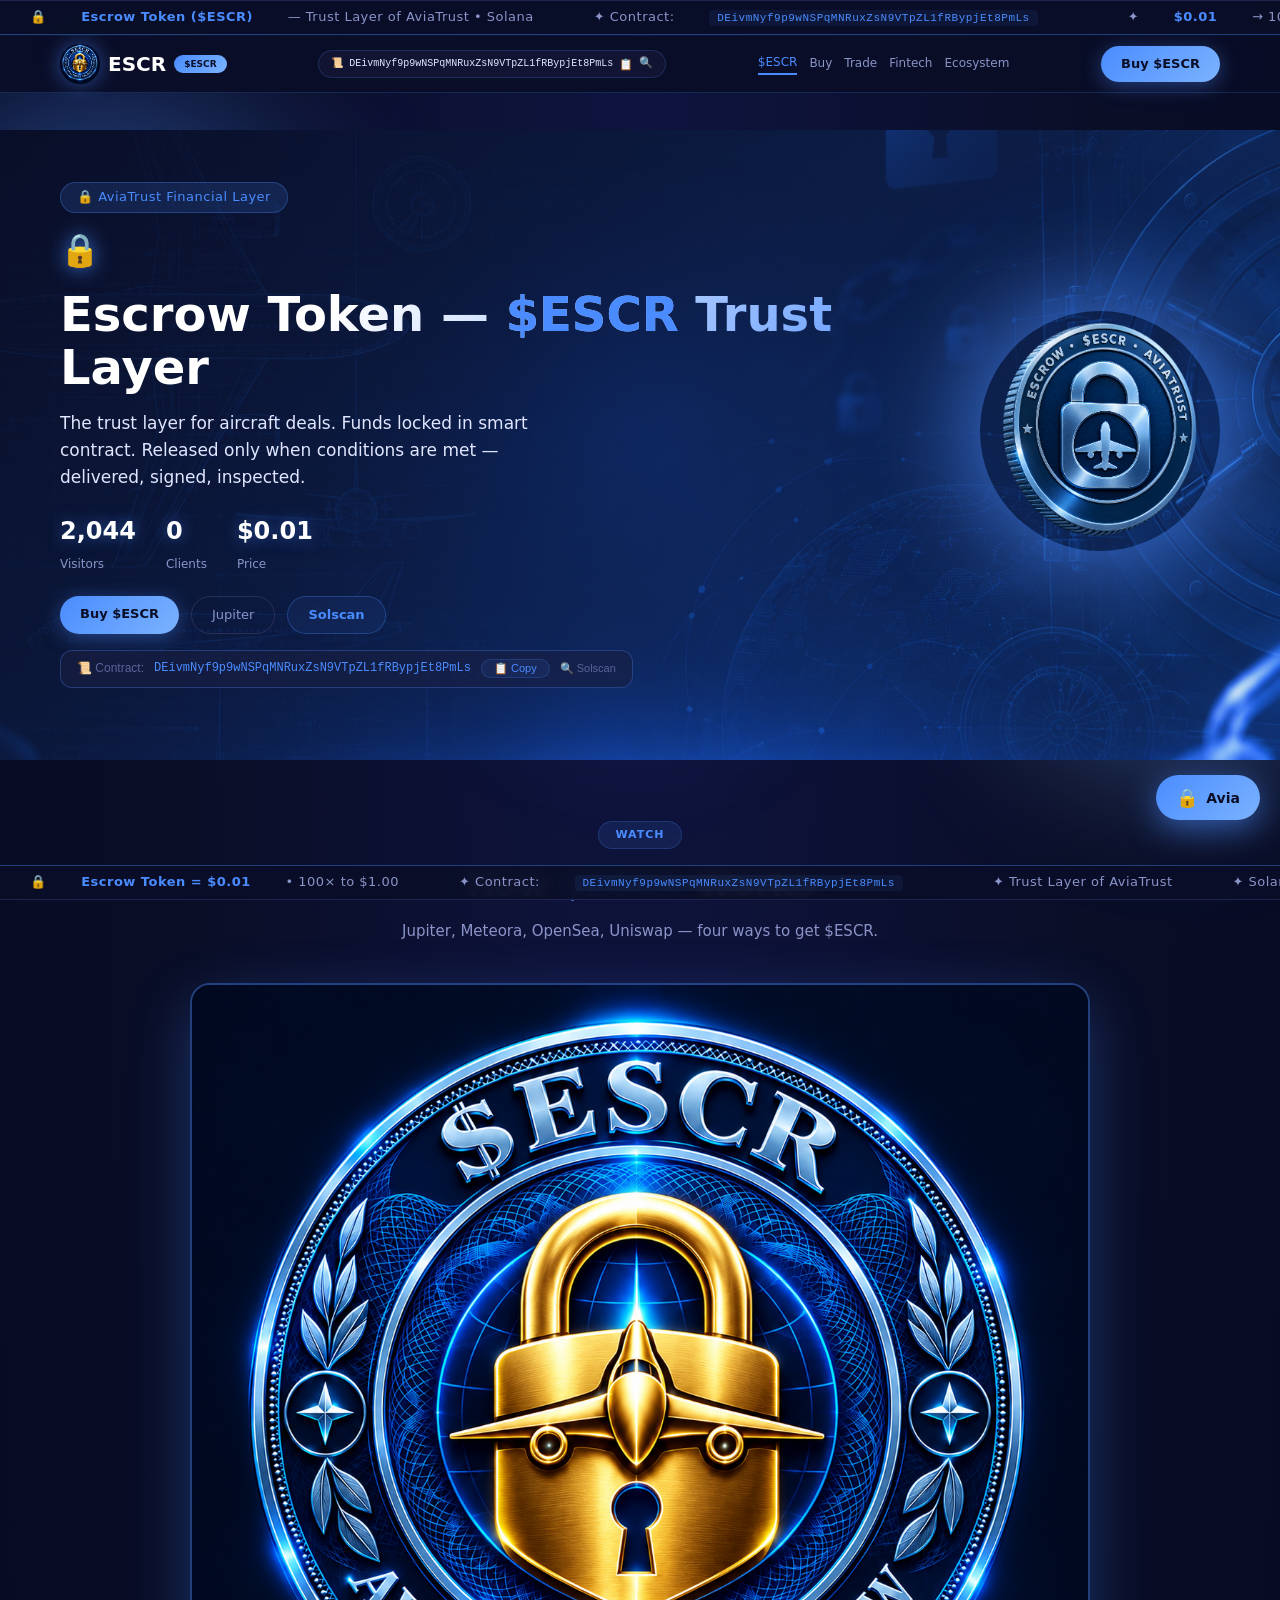
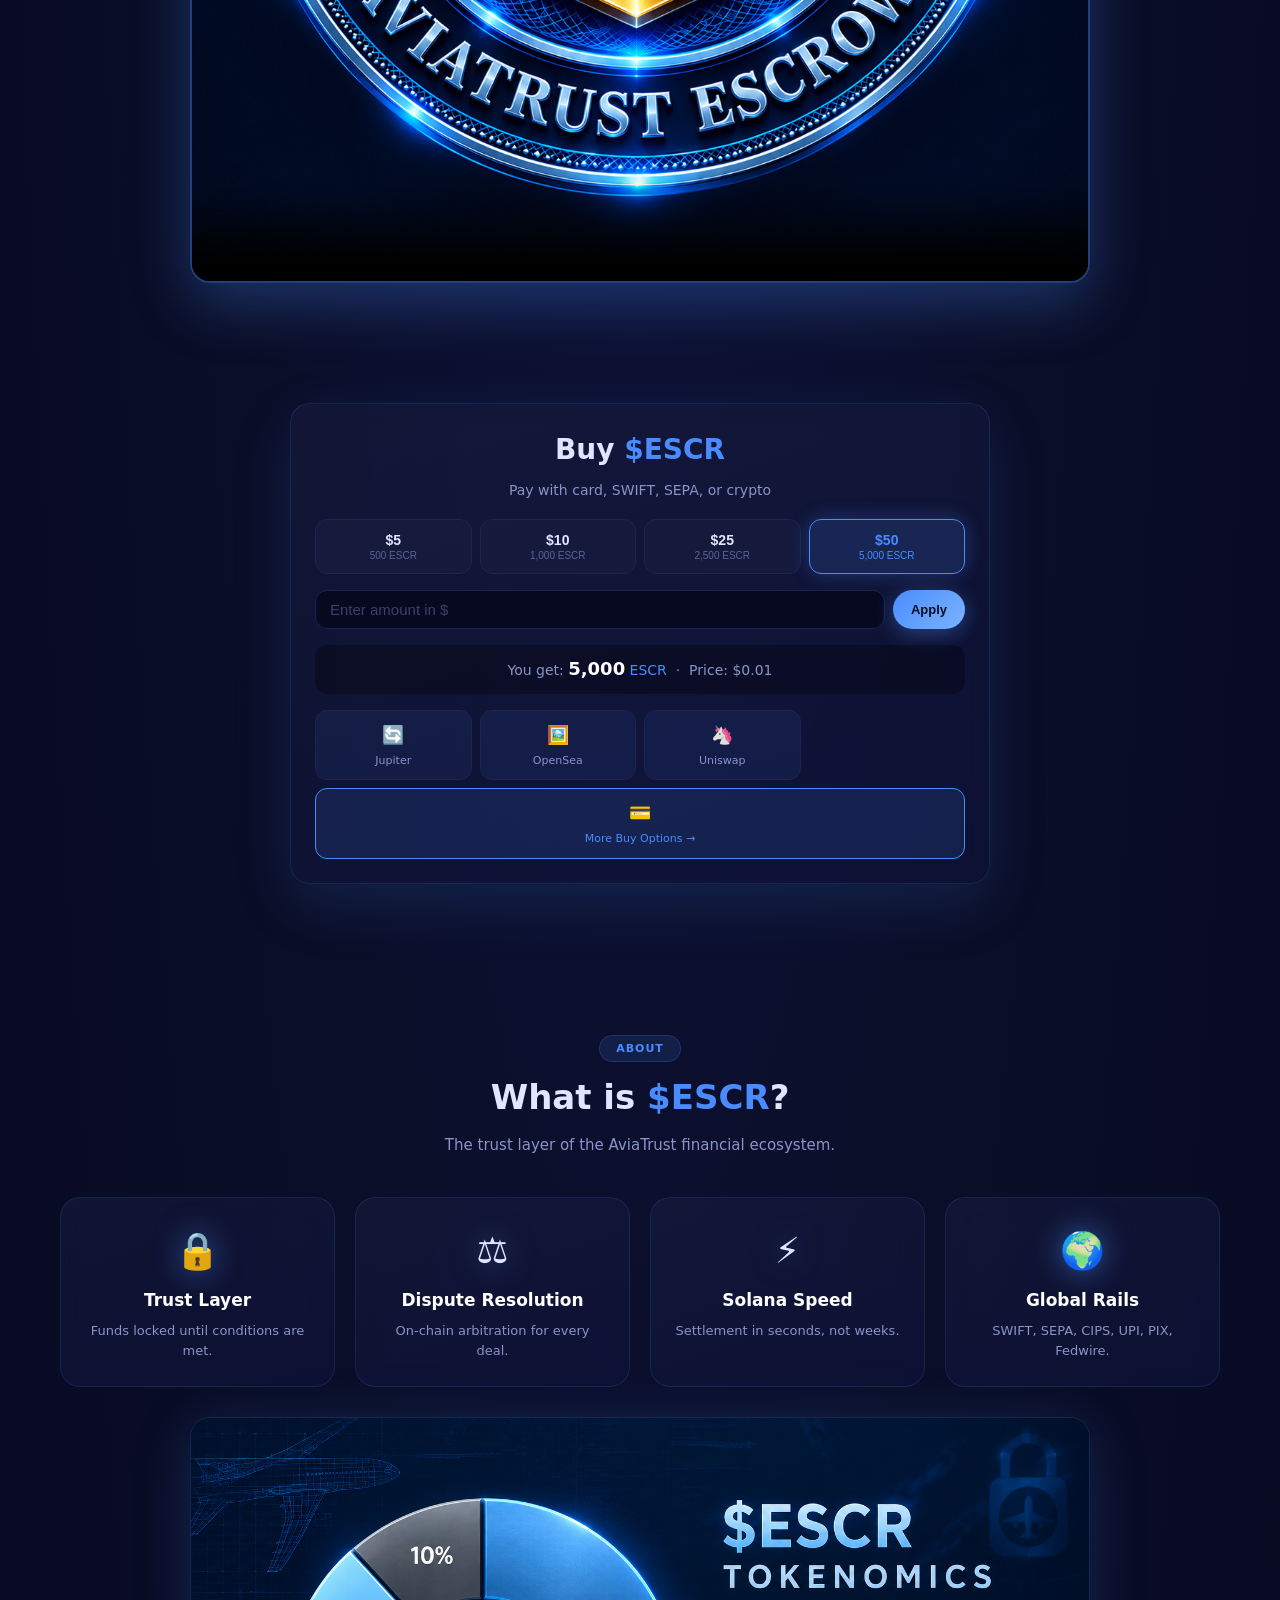
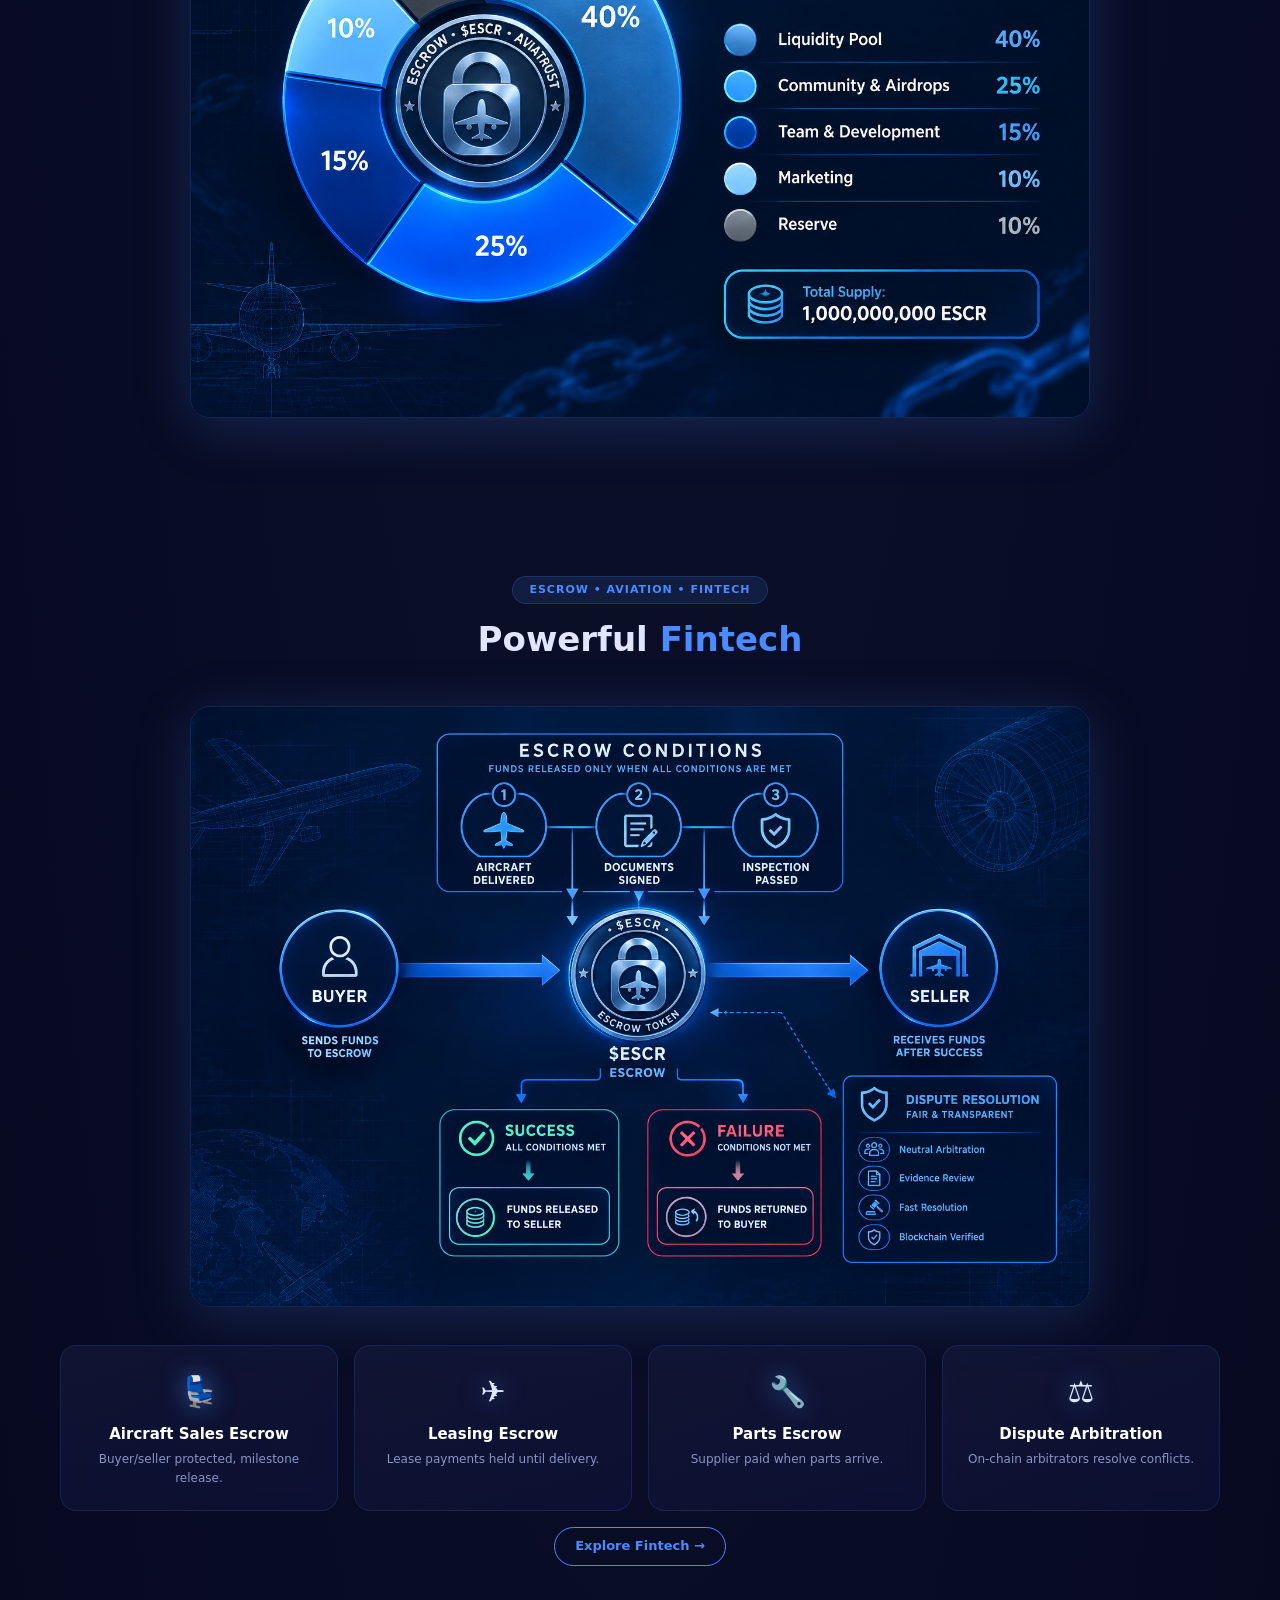
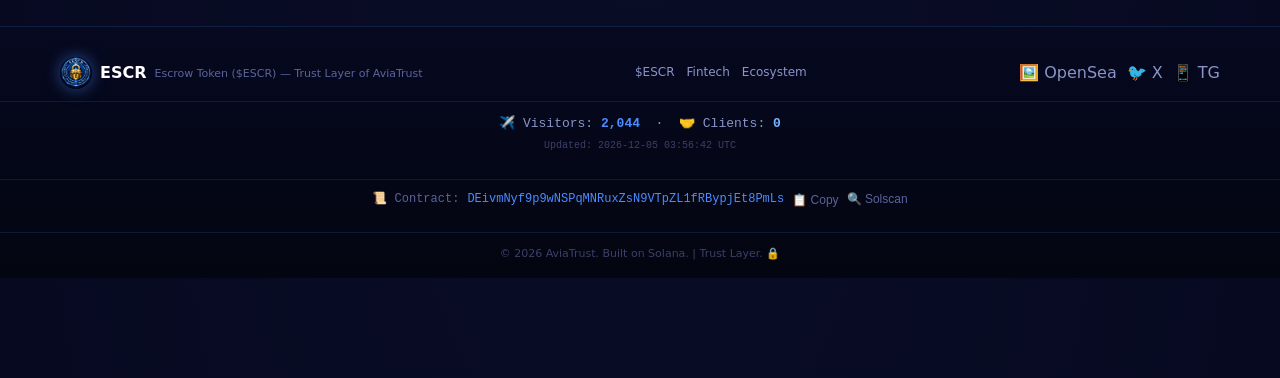
<file: index.html>
<!DOCTYPE html>
<html lang="en">
<head>
<meta charset="UTF-8" />
<meta name="viewport" content="width=device-width, initial-scale=1.0"/>
<title>Escrow Token ($ESCR) — Trust Layer of AviaTrust</title>
<meta name="description" content="Escrow Token — on-chain trust layer for aircraft deals. Solana, Token-2022. $0.01 → target ×100." />
<link rel="icon" href="escr_logo.png" />
<link rel="stylesheet" href="ai-agent.css" />
<style>
* { margin: 0; padding: 0; box-sizing: border-box; }
body {
  font-family: 'Segoe UI', system-ui, sans-serif;
  background: radial-gradient(ellipse at top, #0F1440 0%, #0A0E27 50%, #060920 100%);
  color: #E0E6FF; line-height: 1.6; overflow-x: hidden;
  padding-top: 130px; padding-bottom: 60px;
}
.container { max-width: 1200px; margin: 0 auto; padding: 0 20px; }

/* ORB decorations */
.orb {
  position: fixed; border-radius: 50%; pointer-events: none;
  filter: blur(80px); opacity: 0.4; z-index: 0;
}
.orb-1 { width: 400px; height: 400px; background: #4A8CFF; top: 10%; left: -100px; }
.orb-2 { width: 350px; height: 350px; background: #7BB3FF; bottom: 15%; right: -80px; }
.orb-3 { width: 250px; height: 250px; background: #4A8CFF; top: 50%; left: 40%; opacity: 0.2; }

.ticker {
  position: fixed; left: 0; width: 100%; z-index: 1000;
  background: rgba(10, 14, 39, 0.95);
  border-top: 1px solid #1E2350; border-bottom: 1px solid #1E2350;
  overflow: hidden; padding: 6px 0; backdrop-filter: blur(8px);
}
.ticker-top { top: 0; border-bottom: 1px solid rgba(74,140,255,0.4); }
.ticker-bottom { bottom: 0; border-top: 1px solid rgba(74,140,255,0.4); }
.ticker-track {
  display: flex; white-space: nowrap;
  animation: tickerScroll 45s linear infinite; width: max-content;
}
.ticker-track span {
  margin: 0 30px; font-size: 13px; color: #8A94C8;
  letter-spacing: 0.5px; flex-shrink: 0;
}
.ticker-track .highlight-ticker { color: #4A8CFF; font-weight: 600; }
.ticker-track .contract-ticker {
  font-family: 'Courier New', monospace; color: #4A8CFF;
  background: rgba(74,140,255,0.08); padding: 2px 8px;
  border-radius: 4px; font-size: 11px;
}
@keyframes tickerScroll { 0% { transform: translateX(0); } 100% { transform: translateX(-50%); } }
.ticker-bottom .ticker-track { animation-duration: 38s; }

header {
  position: fixed; top: 36px; left: 0; width: 100%;
  background: rgba(10, 14, 39, 0.92); backdrop-filter: blur(12px);
  z-index: 900; border-bottom: 1px solid rgba(74,140,255,0.2); padding: 8px 0;
}
.header-inner { display: flex; align-items: center; justify-content: space-between; flex-wrap: wrap; gap: 8px; }
.logo { display: flex; align-items: center; gap: 8px; }
.logo img { height: 40px; width: auto; border-radius: 50%; box-shadow: 0 0 20px rgba(74,140,255,0.5); }
.logo-text { font-size: 20px; font-weight: 700; color: #fff; }
.logo-badge { font-size: 9px; background: linear-gradient(135deg, #4A8CFF, #7BB3FF); color: #0A0E27; padding: 2px 10px; border-radius: 20px; font-weight: 700; text-transform: uppercase; }
.header-contract { font-size: 10px; color: #5A649A; background: rgba(26,30,65,0.5); padding: 4px 12px; border-radius: 20px; border: 1px solid rgba(74,140,255,0.2); display: inline-flex; align-items: center; gap: 6px; font-family: 'Courier New', monospace; }
.header-contract .addr { color: #E0E6FF; }
.header-contract .copy-btn { background: transparent; border: none; color: #5A649A; cursor: pointer; font-size: 11px; }
.header-contract .copy-btn:hover { color: #4A8CFF; }
.header-contract .solscan-link { color: #5A649A; text-decoration: none; font-size: 11px; }
.header-contract .solscan-link:hover { color: #4A8CFF; }

nav { display: flex; gap: 12px; align-items: center; flex-wrap: wrap; }
nav a { color: #8A94C8; text-decoration: none; font-size: 12px; font-weight: 500; transition: 0.3s; }
nav a:hover { color: #4A8CFF; }
nav a.active { color: #4A8CFF; border-bottom: 2px solid #4A8CFF; }

.btn-primary {
  background: linear-gradient(135deg, #4A8CFF 0%, #7BB3FF 100%);
  color: #0A0E27; padding: 8px 20px; border-radius: 30px;
  font-weight: 700; text-decoration: none; transition: 0.3s;
  border: none; cursor: pointer; display: inline-block; font-size: 13px;
  box-shadow: 0 4px 20px rgba(74,140,255,0.4);
}
.btn-primary:hover { transform: translateY(-2px); box-shadow: 0 8px 30px rgba(74,140,255,0.7); }
.btn-secondary { background: transparent; color: #4A8CFF; padding: 8px 20px; border-radius: 30px; font-weight: 600; text-decoration: none; border: 1px solid #4A8CFF; transition: 0.3s; display: inline-block; font-size: 13px; }
.btn-secondary:hover { background: #4A8CFF; color: #0A0E27; box-shadow: 0 0 20px rgba(74,140,255,0.5); }
.btn-outline { background: transparent; color: #8A94C8; padding: 8px 20px; border-radius: 30px; font-weight: 500; text-decoration: none; border: 1px solid #2A2F5A; transition: 0.3s; display: inline-block; font-size: 13px; }
.btn-outline:hover { border-color: #4A8CFF; color: #fff; }
.btn-glass { background: rgba(74,140,255, 0.08); backdrop-filter: blur(10px); color: #4A8CFF; padding: 8px 20px; border-radius: 30px; font-weight: 600; text-decoration: none; border: 1px solid rgba(74,140,255,0.3); transition: 0.3s; display: inline-block; font-size: 13px; }
.btn-glass:hover { background: rgba(74,140,255,0.2); box-shadow: 0 0 25px rgba(74,140,255,0.4); }

.hero { padding: 20px 0 40px; position: relative; z-index: 1; min-height: 70vh; display: flex; align-items: center; background-image: url('escr_hero_bg.png'); background-size: cover; background-position: center; background-attachment: fixed; }
.hero::before { content: ''; position: absolute; top: 0; left: 0; right: 0; bottom: 0; background: linear-gradient(135deg, rgba(10,14,39,0.92) 0%, rgba(74,140,255,0.2) 100%); z-index: -1; }
.hero-inner { display: flex; align-items: center; gap: 40px; position: relative; z-index: 1; }
.hero-content { flex: 1; }
.hero-tag { display: inline-block; background: rgba(74,140,255,0.15); color: #4A8CFF; padding: 4px 16px; border-radius: 20px; font-size: 13px; font-weight: 500; letter-spacing: 0.5px; margin-bottom: 12px; border: 1px solid rgba(74,140,255,0.3); }
.hero h1 { font-size: 48px; font-weight: 800; line-height: 1.1; margin-bottom: 16px; background: linear-gradient(135deg, #fff 30%, #4A8CFF 100%); -webkit-background-clip: text; -webkit-text-fill-color: transparent; background-clip: text; }
.hero h1 .highlight { color: #4A8CFF; -webkit-text-fill-color: #4A8CFF; }
.hero .plane-icon { display: block; font-size: 32px; color: #4A8CFF; margin-bottom: 12px; text-shadow: 0 0 20px rgba(74,140,255,0.8); }
.hero p { font-size: 17px; color: #E0E6FF; max-width: 500px; margin-bottom: 20px; }
.hero-stats { display: flex; gap: 30px; margin-bottom: 20px; flex-wrap: wrap; }
.stat-number { display: block; font-size: 24px; font-weight: 700; color: #fff; text-shadow: 0 0 15px rgba(74,140,255,0.5); }
.stat-label { font-size: 12px; color: #8A94C8; }
.hero-actions { display: flex; gap: 12px; flex-wrap: wrap; }

.contract-hero { margin-top: 16px; padding: 8px 16px; background: rgba(26,30,65,0.6); border-radius: 12px; border: 1px solid rgba(74,140,255,0.3); display: inline-flex; align-items: center; gap: 10px; flex-wrap: wrap; font-size: 12px; font-family: 'Courier New', monospace; }
.contract-hero .label { color: #5A649A; font-family: 'Segoe UI', sans-serif; }
.contract-hero .addr { color: #4A8CFF; }
.contract-hero .copy-btn { background: rgba(74,140,255,0.08); border: 1px solid rgba(74,140,255,0.2); color: #4A8CFF; padding: 2px 12px; border-radius: 16px; cursor: pointer; font-size: 11px; transition: 0.2s; font-family: 'Segoe UI', sans-serif; }
.contract-hero .copy-btn:hover { background: rgba(74,140,255,0.2); }
.contract-hero .solscan-link { color: #5A649A; text-decoration: none; font-size: 11px; font-family: 'Segoe UI', sans-serif; }
.contract-hero .solscan-link:hover { color: #fff; }

.hero-visual { flex: 0 0 240px; text-align: center; position: relative; }
.hero-coin { width: 240px; height: 240px; border-radius: 50%; object-fit: cover; box-shadow: 0 0 100px rgba(74,140,255,0.7), 0 0 150px rgba(74,140,255,0.4); animation: floatCoin 4s ease-in-out infinite; }
@keyframes floatCoin { 0%, 100% { transform: translateY(0) rotate(0deg); } 50% { transform: translateY(-15px) rotate(5deg); } }

.video-section { padding: 60px 0; position: relative; z-index: 1; }
.video-wrapper { max-width: 900px; margin: 0 auto; border-radius: 20px; overflow: hidden; border: 2px solid rgba(74,140,255,0.4); box-shadow: 0 20px 60px rgba(74,140,255,0.3); transition: 0.3s; }
.video-wrapper:hover { box-shadow: 0 20px 80px rgba(74,140,255,0.6); transform: translateY(-4px); border-color: #4A8CFF; }
.video-wrapper video { width: 100%; display: block; }

.quick-buy { max-width: 700px; margin: 0 auto 30px; background: linear-gradient(160deg, rgba(26,30,65,0.6) 0%, rgba(15,20,64,0.6) 100%); border: 1px solid rgba(74,140,255,0.3); border-radius: 24px; padding: 28px 32px; backdrop-filter: blur(12px); text-align: center; box-shadow: 0 20px 60px rgba(74,140,255,0.15); }
.quick-buy h2 { font-size: 28px; margin-bottom: 6px; }
.quick-buy h2 .highlight { color: #4A8CFF; }
.quick-buy .sub { color: #8A94C8; margin-bottom: 18px; font-size: 14px; }
.buy-amount-grid { display: grid; grid-template-columns: repeat(4, 1fr); gap: 8px; margin-bottom: 16px; }
.buy-amount-btn { background: rgba(26,30,65,0.6); border: 1px solid #1E2350; border-radius: 12px; padding: 12px 6px; color: #E0E6FF; font-size: 14px; font-weight: 600; cursor: pointer; transition: 0.3s; }
.buy-amount-btn:hover, .buy-amount-btn.active { border-color: #4A8CFF; background: rgba(74,140,255,0.15); color: #4A8CFF; box-shadow: 0 0 20px rgba(74,140,255,0.3); }
.buy-amount-btn small { display: block; font-size: 10px; font-weight: 400; color: #5A649A; margin-top: 2px; }
.buy-amount-btn.active small { color: #4A8CFF; }
.buy-custom-row { display: flex; gap: 8px; margin-bottom: 16px; }
.buy-custom-row input { flex: 1; padding: 10px 14px; border-radius: 12px; border: 1px solid #1E2350; background: #060920; color: #fff; font-size: 15px; outline: none; min-width: 0; }
.buy-custom-row input:focus { border-color: #4A8CFF; }
.buy-custom-row input::placeholder { color: #3A406A; }
.buy-total { background: rgba(0,0,0,0.3); border-radius: 12px; padding: 10px; margin-bottom: 16px; font-size: 14px; color: #8A94C8; }
.buy-total strong { color: #fff; font-size: 18px; }
.buy-links-grid { display: grid; grid-template-columns: repeat(4, 1fr); gap: 8px; margin-top: 12px; }
.buy-links-grid a { background: rgba(74,140,255,0.08); border: 1px solid #1E2350; border-radius: 12px; padding: 10px 6px; color: #8A94C8; text-decoration: none; font-size: 11px; transition: 0.3s; text-align: center; }
.buy-links-grid a:hover { border-color: #4A8CFF; color: #4A8CFF; background: rgba(74,140,255,0.05); }
.buy-links-grid a .icon { display: block; font-size: 18px; margin-bottom: 2px; }

section { padding: 60px 0; position: relative; z-index: 1; }
.section-header { text-align: center; margin-bottom: 40px; }
.section-tag { display: inline-block; background: rgba(74,140,255,0.12); color: #4A8CFF; padding: 4px 16px; border-radius: 20px; font-size: 11px; font-weight: 600; text-transform: uppercase; letter-spacing: 1px; border: 1px solid rgba(74,140,255,0.2); }
.section-header h2 { font-size: 34px; font-weight: 700; margin: 8px 0; }
.section-header h2 .highlight { color: #4A8CFF; }
.section-header p { color: #8A94C8; max-width: 600px; margin: 0 auto; font-size: 15px; }

.glass-card { background: linear-gradient(160deg, rgba(26, 30, 65, 0.5) 0%, rgba(15, 20, 64, 0.5) 100%); backdrop-filter: blur(12px); border: 1px solid rgba(74,140,255,0.15); border-radius: 20px; padding: 24px 24px; transition: 0.4s; }
.glass-card:hover { border-color: rgba(74,140,255,0.4); transform: translateY(-4px); box-shadow: 0 20px 40px rgba(74,140,255,0.15); }

.about-grid { display: grid; grid-template-columns: repeat(auto-fit, minmax(200px, 1fr)); gap: 20px; }
.about-card { text-align: center; padding: 24px; }
.about-icon { font-size: 36px; margin-bottom: 8px; filter: drop-shadow(0 0 15px rgba(74,140,255,0.6)); }
.about-card h3 { font-size: 17px; margin-bottom: 6px; color: #fff; }
.about-card p { font-size: 13px; color: #8A94C8; }

.rwa-grid { display: grid; grid-template-columns: repeat(auto-fit, minmax(220px, 1fr)); gap: 16px; }
.rwa-card { background: linear-gradient(160deg, rgba(26,30,65,0.5), rgba(15,20,64,0.5)); border: 1px solid rgba(74,140,255,0.15); border-radius: 16px; padding: 22px 18px; text-align: center; transition: 0.3s; }
.rwa-card:hover { border-color: #4A8CFF; transform: translateY(-4px); box-shadow: 0 15px 30px rgba(74,140,255,0.2); }
.rwa-card .rwa-icon { font-size: 30px; margin-bottom: 6px; filter: drop-shadow(0 0 12px rgba(74,140,255,0.6)); }
.rwa-card h4 { color: #fff; font-size: 15px; }
.rwa-card p { color: #8A94C8; font-size: 12px; margin-top: 4px; }

.image-block { max-width: 900px; margin: 30px auto; text-align: center; }
.image-block img { max-width: 100%; border-radius: 20px; border: 1px solid rgba(74,140,255,0.2); box-shadow: 0 10px 60px rgba(74,140,255,0.2); }

footer { background: linear-gradient(180deg, #060920 0%, #030510 100%); padding: 30px 0 16px; position: relative; z-index: 1; border-top: 1px solid rgba(74,140,255,0.2); margin-bottom: 40px; }
.footer-inner { display: flex; justify-content: space-between; align-items: center; flex-wrap: wrap; gap: 12px; }
.footer-brand { display: flex; align-items: center; gap: 8px; }
.footer-brand img { height: 32px; width: auto; border-radius: 50%; box-shadow: 0 0 15px rgba(74,140,255,0.5); }
.footer-brand .logo-text { font-size: 16px; }
.footer-brand p { font-size: 11px; color: #5A649A; margin-top: 2px; }
.footer-links { display: flex; gap: 12px; flex-wrap: wrap; }
.footer-links a { color: #8A94C8; text-decoration: none; font-size: 12px; }
.footer-links a:hover { color: #4A8CFF; }
.footer-social { display: flex; gap: 10px; }
.footer-social a { color: #8A94C8; text-decoration: none; font-size: 16px; }
.footer-social a:hover { color: #4A8CFF; }

.footer-counter { text-align: center; padding: 12px 0; border-top: 1px solid rgba(74,140,255,0.15); margin-top: 12px; font-size: 13px; color: #8A94C8; font-family: 'Courier New', monospace; }
.footer-counter .counter-visitors { color: #4A8CFF; font-weight: 600; }
.footer-counter .counter-clients { color: #7BB3FF; font-weight: 600; }
.footer-counter .time { font-size: 10px; color: #3A406A; }

.footer-contract { text-align: center; padding: 10px 0; border-top: 1px solid rgba(74,140,255,0.15); margin-top: 12px; font-size: 12px; color: #5A649A; display: flex; align-items: center; justify-content: center; gap: 8px; flex-wrap: wrap; font-family: 'Courier New', monospace; }
.footer-contract .addr { color: #4A8CFF; }
.footer-contract .copy-btn { background: transparent; border: none; color: #5A649A; cursor: pointer; font-size: 12px; font-family: 'Segoe UI', sans-serif; }
.footer-contract .copy-btn:hover { color: #4A8CFF; }
.footer-contract .solscan-link { color: #5A649A; text-decoration: none; font-size: 12px; font-family: 'Segoe UI', sans-serif; }
.footer-contract .solscan-link:hover { color: #fff; }
.footer-bottom { text-align: center; padding-top: 12px; border-top: 1px solid rgba(74,140,255,0.15); margin-top: 12px; font-size: 11px; color: #3A406A; }

@media (max-width: 768px) {
  body { padding-top: 180px; }
  header { top: 34px; padding: 6px 0; }
  .header-inner { flex-direction: column; align-items: stretch; }
  .header-contract { font-size: 9px; padding: 2px 8px; justify-content: center; }
  nav { justify-content: center; gap: 6px; }
  nav a { font-size: 10px; }
  .hero { padding: 10px 0 30px; background-attachment: scroll; }
  .hero-inner { flex-direction: column; text-align: center; }
  .hero h1 { font-size: 32px; }
  .hero-stats { justify-content: center; gap: 14px; }
  .hero-actions { justify-content: center; }
  .contract-hero { justify-content: center; font-size: 10px; }
  .hero-visual { flex: 0 0 160px; }
  .hero-coin { width: 160px; height: 160px; }
  .quick-buy { padding: 16px; }
  .buy-amount-grid { grid-template-columns: repeat(2, 1fr); }
  .buy-links-grid { grid-template-columns: 1fr 1fr; }
  .buy-custom-row { flex-direction: column; }
  section { padding: 30px 0; }
  .footer-inner { flex-direction: column; text-align: center; }
  .footer-contract { font-size: 10px; flex-direction: column; gap: 4px; }
}
@media (max-width: 480px) {
  .hero h1 { font-size: 26px; }
  .hero-stats { gap: 8px; }
  .stat-number { font-size: 16px; }
  .buy-amount-grid { grid-template-columns: 1fr 1fr; }
  .buy-links-grid { grid-template-columns: 1fr; }
  .header-contract { display: none; }
  .orb { display: none; }
}
</style>
</head>
<body>

<div class="orb orb-1"></div>
<div class="orb orb-2"></div>
<div class="orb orb-3"></div>

<div class="ticker ticker-top">
  <div class="ticker-track">
    <span>🔒 <span class="highlight-ticker">Escrow Token ($ESCR)</span> — Trust Layer of AviaTrust • Solana</span>
    <span>✦ Contract: <span class="contract-ticker">DEivmNyf9p9wNSPqMNRuxZsN9VTpZL1fRBypjEt8PmLs</span></span>
    <span>✦ <span class="highlight-ticker">$0.01</span> → 100× to $1.00</span>
    <span>✦ Token-2022 • 1% Transfer Fee</span>
    <span>✦ Escrow for Aircraft • Leasing • Parts</span>
    <span>✦ SWIFT • SEPA • POS • CIPS • UPI • PIX</span>
    <span>🔒 <span class="highlight-ticker">Escrow Token ($ESCR)</span> — Trust Layer of AviaTrust • Solana</span>
    <span>✦ Contract: <span class="contract-ticker">DEivmNyf9p9wNSPqMNRuxZsN9VTpZL1fRBypjEt8PmLs</span></span>
    <span>✦ <span class="highlight-ticker">$0.01</span> → 100× to $1.00</span>
    <span>✦ Token-2022 • 1% Transfer Fee</span>
    <span>✦ Escrow for Aircraft • Leasing • Parts</span>
    <span>✦ SWIFT • SEPA • POS • CIPS • UPI • PIX</span>
  </div>
</div>

<header>
  <div class="container header-inner">
    <div class="logo">
      <img src="escr_logo.png" alt="$ESCR Logo" />
      <span class="logo-text">ESCR</span>
      <span class="logo-badge">$ESCR</span>
    </div>
    <div class="header-contract">
      📜 <span class="addr">DEivmNyf9p9wNSPqMNRuxZsN9VTpZL1fRBypjEt8PmLs</span>
      <button onclick="navigator.clipboard.writeText('DEivmNyf9p9wNSPqMNRuxZsN9VTpZL1fRBypjEt8PmLs')" class="copy-btn">📋</button>
      <a href="https://solscan.io/token/DEivmNyf9p9wNSPqMNRuxZsN9VTpZL1fRBypjEt8PmLs" target="_blank" class="solscan-link">🔍</a>
    </div>
    <nav>
      <a href="index.html" class="active">$ESCR</a>
      <a href="buy.html">Buy</a>
      <a href="trade.html">Trade</a>
      <a href="fintech2.html">Fintech</a>
      <a href="ecosystem.html">Ecosystem</a>
    </nav>
    <a href="buy.html" class="btn-primary">Buy $ESCR</a>
  </div>
</header>

<section class="hero">
  <div class="container hero-inner">
    <div class="hero-content">
      <div class="hero-tag">🔒 AviaTrust Financial Layer</div>
      <span class="plane-icon">🔒</span>
      <h1>Escrow Token — <span class="highlight">$ESCR</span> Trust Layer</h1>
      <p>The trust layer for aircraft deals. Funds locked in smart contract. Released only when conditions are met — delivered, signed, inspected.</p>
      <div class="hero-stats">
        <div class="stat"><span class="stat-number counter-visitors">2,030</span><span class="stat-label">Visitors</span></div>
        <div class="stat"><span class="stat-number counter-clients">0</span><span class="stat-label">Clients</span></div>
        <div class="stat"><span class="stat-number">$0.01</span><span class="stat-label">Price</span></div>
      </div>
      <div class="hero-actions">
        <a href="buy.html" class="btn-primary">Buy $ESCR</a>
        <a href="https://jup.ag/tokens/DEivmNyf9p9wNSPqMNRuxZsN9VTpZL1fRBypjEt8PmLs" target="_blank" class="btn-outline">Jupiter</a>
        <a href="https://solscan.io/token/DEivmNyf9p9wNSPqMNRuxZsN9VTpZL1fRBypjEt8PmLs" target="_blank" class="btn-glass">Solscan</a>
      </div>
      <div class="contract-hero">
        <span class="label">📜 Contract:</span>
        <span class="addr">DEivmNyf9p9wNSPqMNRuxZsN9VTpZL1fRBypjEt8PmLs</span>
        <button onclick="navigator.clipboard.writeText('DEivmNyf9p9wNSPqMNRuxZsN9VTpZL1fRBypjEt8PmLs')" class="copy-btn">📋 Copy</button>
        <a href="https://solscan.io/token/DEivmNyf9p9wNSPqMNRuxZsN9VTpZL1fRBypjEt8PmLs" target="_blank" class="solscan-link">🔍 Solscan</a>
      </div>
    </div>
    <div class="hero-visual">
      <img src="escr_coin.png" alt="$ESCR Coin" class="hero-coin" onerror="this.onerror=null;this.src='escr_logo.png';" />
    </div>
  </div>
</section>

<section class="video-section">
  <div class="container">
    <div class="section-header">
      <span class="section-tag">Watch</span>
      <h2>How <span class="highlight">$ESCR</span> Works</h2>
      <p>Jupiter, Meteora, OpenSea, Uniswap — four ways to get $ESCR.</p>
    </div>
    <div class="video-wrapper">
      <video controls autoplay muted loop playsinline poster="escr_logo.png">
        <source src="escr_promo_video.mp4" type="video/mp4">
      </video>
    </div>
  </div>
</section>

<section id="buy">
  <div class="container">
    <div class="quick-buy glass-card">
      <h2>Buy <span class="highlight">$ESCR</span></h2>
      <p class="sub">Pay with card, SWIFT, SEPA, or crypto</p>
      <div class="buy-amount-grid">
        <button class="buy-amount-btn" data-usd="5">$5 <small>500 ESCR</small></button>
        <button class="buy-amount-btn" data-usd="10">$10 <small>1,000 ESCR</small></button>
        <button class="buy-amount-btn" data-usd="25">$25 <small>2,500 ESCR</small></button>
        <button class="buy-amount-btn active" data-usd="50">$50 <small>5,000 ESCR</small></button>
      </div>
      <div class="buy-custom-row">
        <input type="number" id="customAmount" placeholder="Enter amount in $" min="1" />
        <button class="btn-primary" id="setCustomBtn" style="padding: 10px 18px;">Apply</button>
      </div>
      <div class="buy-total">
        You get: <strong id="totalESCR">5,000</strong> <span style="color:#4A8CFF;">ESCR</span>
        &nbsp;·&nbsp; Price: <span id="displayPrice">$0.01</span>
      </div>
      <div class="buy-links-grid">
        <a href="https://jup.ag/tokens/DEivmNyf9p9wNSPqMNRuxZsN9VTpZL1fRBypjEt8PmLs" target="_blank"><span class="icon">🔄</span> Jupiter</a>
        <a href="https://opensea.io/token/solana/DEivmNyf9p9wNSPqMNRuxZsN9VTpZL1fRBypjEt8PmLs" target="_blank"><span class="icon">🖼️</span> OpenSea</a>
        <a href="https://app.uniswap.org/explore/tokens/solana/DEivmNyf9p9wNSPqMNRuxZsN9VTpZL1fRBypjEt8PmLs" target="_blank"><span class="icon">🦄</span> Uniswap</a>
        <a href="buy.html" style="grid-column: span 4; background: rgba(74,140,255,0.12); border-color: #4A8CFF; color: #4A8CFF;"><span class="icon">💳</span> More Buy Options →</a>
      </div>
    </div>
  </div>
</section>

<section id="about">
  <div class="container">
    <div class="section-header">
      <span class="section-tag">About</span>
      <h2>What is <span class="highlight">$ESCR</span>?</h2>
      <p>The trust layer of the AviaTrust financial ecosystem.</p>
    </div>
    <div class="about-grid">
      <div class="about-card glass-card"><div class="about-icon">🔒</div><h3>Trust Layer</h3><p>Funds locked until conditions are met.</p></div>
      <div class="about-card glass-card"><div class="about-icon">⚖️</div><h3>Dispute Resolution</h3><p>On-chain arbitration for every deal.</p></div>
      <div class="about-card glass-card"><div class="about-icon">⚡</div><h3>Solana Speed</h3><p>Settlement in seconds, not weeks.</p></div>
      <div class="about-card glass-card"><div class="about-icon">🌍</div><h3>Global Rails</h3><p>SWIFT, SEPA, CIPS, UPI, PIX, Fedwire.</p></div>
    </div>
    <div class="image-block">
      <img src="escr_chart.png" alt="$ESCR Tokenomics Chart" />
    </div>
  </div>
</section>

<section id="fintech">
  <div class="container">
    <div class="section-header">
      <span class="section-tag">Escrow • Aviation • Fintech</span>
      <h2>Powerful <span class="highlight">Fintech</span></h2>
    </div>
    <div class="image-block">
      <img src="escr_fintech_diagram.png" alt="$ESCR Fintech Diagram" />
    </div>
    <div class="rwa-grid">
      <div class="rwa-card glass-card"><div class="rwa-icon">💺</div><h4>Aircraft Sales Escrow</h4><p>Buyer/seller protected, milestone release.</p></div>
      <div class="rwa-card glass-card"><div class="rwa-icon">✈️</div><h4>Leasing Escrow</h4><p>Lease payments held until delivery.</p></div>
      <div class="rwa-card glass-card"><div class="rwa-icon">🔧</div><h4>Parts Escrow</h4><p>Supplier paid when parts arrive.</p></div>
      <div class="rwa-card glass-card"><div class="rwa-icon">⚖️</div><h4>Dispute Arbitration</h4><p>On-chain arbitrators resolve conflicts.</p></div>
    </div>
    <div style="text-align:center; margin-top:16px;">
      <a href="fintech2.html" class="btn-secondary">Explore Fintech →</a>
    </div>
  </div>
</section>

<div class="ticker ticker-bottom">
  <div class="ticker-track">
    <span>🔒 <span class="highlight-ticker">Escrow Token = $0.01</span> • 100× to $1.00</span>
    <span>✦ Contract: <span class="contract-ticker">DEivmNyf9p9wNSPqMNRuxZsN9VTpZL1fRBypjEt8PmLs</span></span>
    <span>✦ Trust Layer of AviaTrust</span>
    <span>✦ Solana — 65,000 TPS</span>
    <span>✦ SWIFT • SEPA • POS • CIPS • UPI • PIX</span>
    <span>✦ 365 Days Liquidity Lock</span>
    <span>🔒 <span class="highlight-ticker">Escrow Token = $0.01</span> • 100× to $1.00</span>
    <span>✦ Contract: <span class="contract-ticker">DEivmNyf9p9wNSPqMNRuxZsN9VTpZL1fRBypjEt8PmLs</span></span>
    <span>✦ Trust Layer of AviaTrust</span>
    <span>✦ Solana — 65,000 TPS</span>
    <span>✦ SWIFT • SEPA • POS • CIPS • UPI • PIX</span>
    <span>✦ 365 Days Liquidity Lock</span>
  </div>
</div>

<footer>
  <div class="container footer-inner">
    <div class="footer-brand">
      <img src="escr_logo.png" alt="$ESCR" />
      <span class="logo-text">ESCR</span>
      <p>Escrow Token ($ESCR) — Trust Layer of AviaTrust</p>
    </div>
    <div class="footer-links">
      <a href="index.html">$ESCR</a>
      <a href="fintech1.html">Fintech</a>
      <a href="ecosystem.html">Ecosystem</a>
    </div>
    <div class="footer-social">
      <a href="https://opensea.io/token/solana/DEivmNyf9p9wNSPqMNRuxZsN9VTpZL1fRBypjEt8PmLs" target="_blank">🖼️ OpenSea</a>
      <a href="https://x.com/aviatrust" target="_blank">🐦 X</a>
      <a href="https://t.me/aviatrust" target="_blank">📱 TG</a>
    </div>
  </div>

  <div class="footer-counter">
    ✈️ Visitors: <span class="counter-visitors">2,030</span>
    &nbsp;·&nbsp;
    🤝 Clients: <span class="counter-clients">0</span>
    <br />
    <span class="time counter-visitor-time">Updated: —</span>
  </div>

  <div class="footer-contract">
    📜 Contract: <span class="addr">DEivmNyf9p9wNSPqMNRuxZsN9VTpZL1fRBypjEt8PmLs</span>
    <button onclick="navigator.clipboard.writeText('DEivmNyf9p9wNSPqMNRuxZsN9VTpZL1fRBypjEt8PmLs')" class="copy-btn">📋 Copy</button>
    <a href="https://solscan.io/token/DEivmNyf9p9wNSPqMNRuxZsN9VTpZL1fRBypjEt8PmLs" target="_blank" class="solscan-link">🔍 Solscan</a>
  </div>
  <div class="footer-bottom">
    <p>© 2026 AviaTrust. Built on Solana. | Trust Layer. 🔒</p>
  </div>
</footer>

<script>
document.querySelectorAll('.ticker-track').forEach(track => {
  const content = track.innerHTML;
  track.innerHTML = content + content + content;
});

const price = 0.01;
const priceEl = document.getElementById('displayPrice');
const totalEl = document.getElementById('totalESCR');
const customInput = document.getElementById('customAmount');
const setCustomBtn = document.getElementById('setCustomBtn');

setInterval(() => {
  const change = (Math.random() - 0.5) * 0.0005;
  const newPrice = Math.max(0.009, Math.min(0.011, price + change));
  priceEl.textContent = '$' + newPrice.toFixed(4);
}, 3000);

const amountBtns = document.querySelectorAll('.buy-amount-btn');
amountBtns.forEach(btn => {
  btn.addEventListener('click', function() {
    amountBtns.forEach(b => b.classList.remove('active'));
    this.classList.add('active');
    updateTotal(parseFloat(this.dataset.usd));
  });
});

setCustomBtn.addEventListener('click', function() {
  const val = parseFloat(customInput.value);
  if (val && val > 0) {
    amountBtns.forEach(b => b.classList.remove('active'));
    updateTotal(val);
  } else { alert('Enter a valid amount'); }
});

customInput.addEventListener('keydown', e => { if (e.key === 'Enter') setCustomBtn.click(); });

function updateTotal(usd) {
  totalEl.textContent = Math.floor(usd / price).toLocaleString();
}

updateTotal(50);

document.querySelectorAll('a[href^="#"]').forEach(anchor => {
  anchor.addEventListener('click', function(e) {
    const href = this.getAttribute('href');
    if (href === '#') return;
    e.preventDefault();
    const target = document.querySelector(href);
    if (target) {
      const top = target.getBoundingClientRect().top + window.pageYOffset - 160;
      window.scrollTo({ top, behavior: 'smooth' });
    }
  });
});
</script>

<script src="counter.js"></script>
<script src="ai-agent.js"></script>

</body>
</html>
</file>
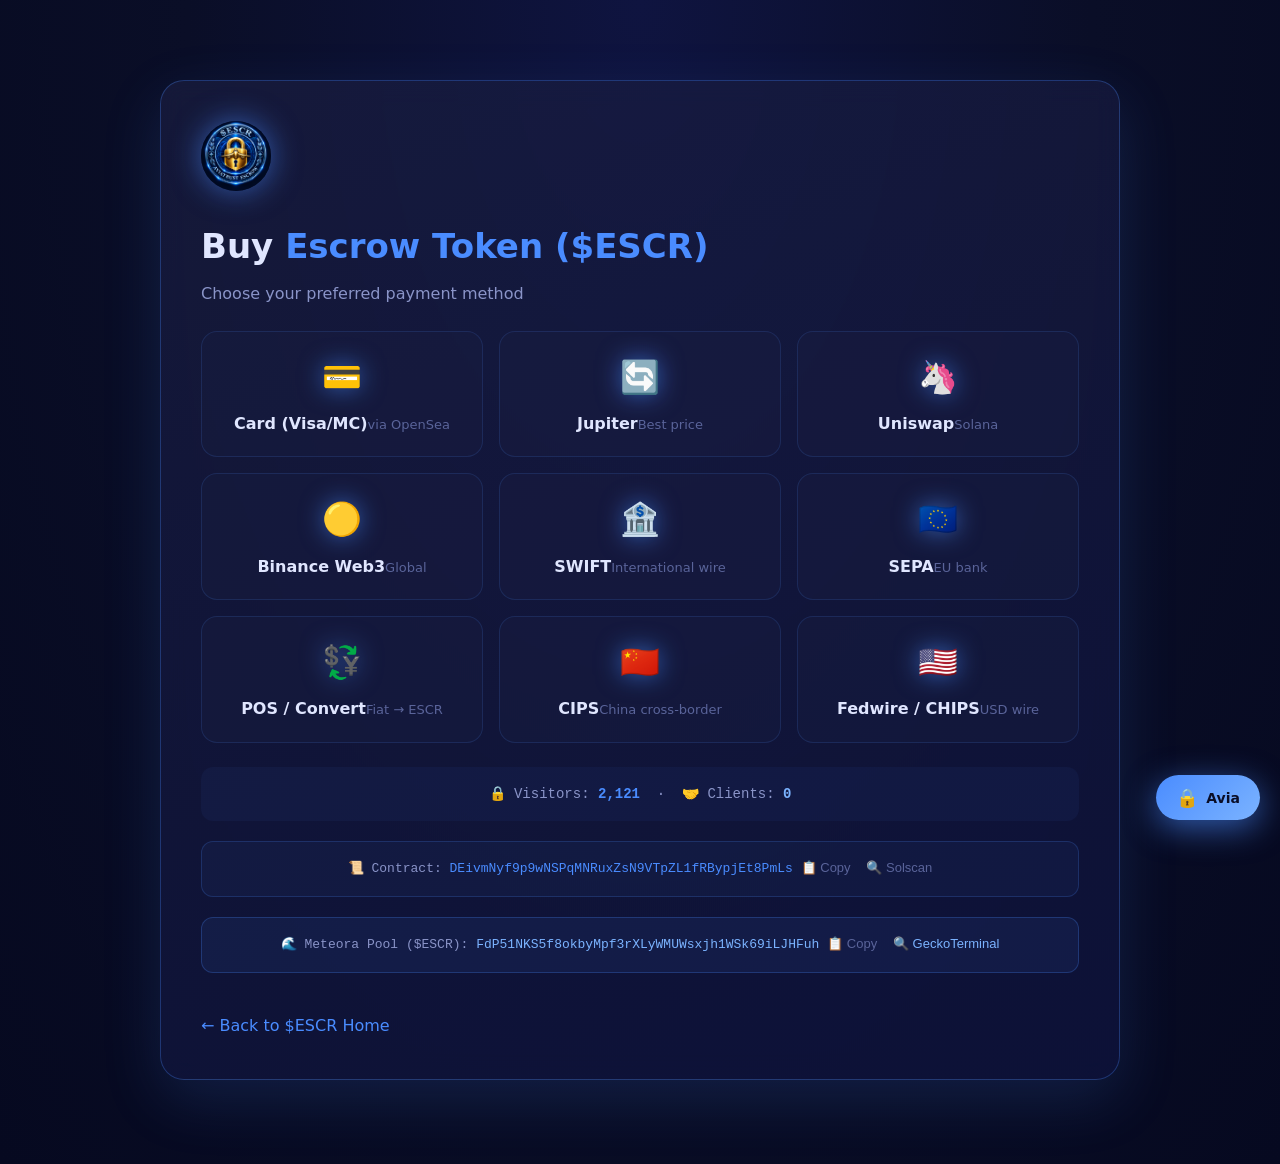
<file: buy.html>
<!DOCTYPE html>
<html lang="en">
<head>
<meta charset="UTF-8" />
<meta name="viewport" content="width=device-width, initial-scale=1.0"/>
<title>Buy Escrow Token ($ESCR) — Card, SWIFT, SEPA, Crypto</title>
<link rel="icon" href="escr_logo.png" />
<link rel="stylesheet" href="ai-agent.css" />
<style>
* { margin: 0; padding: 0; box-sizing: border-box; }
body { font-family: 'Segoe UI', system-ui, sans-serif; background: radial-gradient(ellipse at top, #0F1440 0%, #0A0E27 50%, #060920 100%); color: #E0E6FF; line-height: 1.6; padding-top: 80px; padding-bottom: 60px; }
.container { max-width: 1000px; margin: 0 auto; padding: 0 20px; }
.glass-card { background: linear-gradient(160deg, rgba(26,30,65,0.7), rgba(15,20,64,0.7)); backdrop-filter: blur(12px); border: 1px solid rgba(74,140,255,0.3); border-radius: 24px; padding: 40px; margin-bottom: 24px; box-shadow: 0 20px 60px rgba(74,140,255,0.15); }
.glass-card h1 { font-size: 34px; margin-bottom: 8px; }
.glass-card h1 .highlight { color: #4A8CFF; }
.glass-card .sub { color: #8A94C8; margin-bottom: 24px; }
.method-grid { display: grid; grid-template-columns: 1fr 1fr 1fr; gap: 16px; margin-bottom: 24px; }
.method-card { background: rgba(26,30,65,0.4); border: 1px solid rgba(74,140,255,0.15); border-radius: 16px; padding: 20px 16px; text-align: center; transition: 0.3s; text-decoration: none; color: #E0E6FF; }
.method-card:hover { border-color: #4A8CFF; transform: translateY(-4px); box-shadow: 0 15px 30px rgba(74,140,255,0.2); }
.method-card .icon { font-size: 32px; display: block; margin-bottom: 8px; filter: drop-shadow(0 0 12px rgba(74,140,255,0.6)); }
.method-card .name { font-weight: 600; }
.method-card .desc { font-size: 13px; color: #5A649A; }
.contract-box { background: rgba(74,140,255,0.05); border: 1px solid rgba(74,140,255,0.2); border-radius: 12px; padding: 16px; margin: 20px 0; text-align: center; font-size: 13px; color: #8A94C8; font-family: 'Courier New', monospace; }
.contract-box .addr { color: #4A8CFF; }
.contract-box .copy-btn { background: transparent; border: none; color: #5A649A; cursor: pointer; font-size: 13px; font-family: 'Segoe UI', sans-serif; }
.contract-box .copy-btn:hover { color: #4A8CFF; }
.contract-box .solscan-link { color: #5A649A; text-decoration: none; font-size: 13px; font-family: 'Segoe UI', sans-serif; margin-left: 8px; }
.contract-box .solscan-link:hover { color: #fff; }
.pool-box { background: rgba(74,140,255,0.08); border: 1px solid rgba(74,140,255,0.25); border-radius: 12px; padding: 16px; margin: 20px 0; text-align: center; font-size: 13px; color: #8A94C8; font-family: 'Courier New', monospace; }
.pool-box .addr { color: #7BB3FF; }
.pool-box .copy-btn { background: transparent; border: none; color: #5A649A; cursor: pointer; font-size: 13px; font-family: 'Segoe UI', sans-serif; }
.pool-box .copy-btn:hover { color: #7BB3FF; }
.pool-box .link { color: #7BB3FF; text-decoration: none; font-size: 13px; font-family: 'Segoe UI', sans-serif; margin-left: 8px; }
.pool-box .link:hover { color: #fff; }
.back-link { display: inline-block; margin-top: 20px; color: #4A8CFF; text-decoration: none; font-weight: 500; }
.back-link:hover { text-decoration: underline; }
.logo-img { height: 70px; width: auto; margin-bottom: 20px; border-radius: 50%; box-shadow: 0 0 30px rgba(74,140,255,0.6); }
.counter-box { text-align: center; padding: 16px; background: rgba(74,140,255,0.05); border-radius: 12px; margin: 20px 0; font-size: 14px; color: #8A94C8; font-family: 'Courier New', monospace; }
.counter-box .counter-visitors { color: #4A8CFF; font-weight: 600; }
.counter-box .counter-clients { color: #7BB3FF; font-weight: 600; }
@media (max-width: 700px) { .method-grid { grid-template-columns: 1fr 1fr; } .glass-card { padding: 24px; } }
@media (max-width: 450px) { .method-grid { grid-template-columns: 1fr; } .contract-box, .pool-box { font-size: 11px; } }
</style>
</head>
<body>
<div class="container">
<div class="glass-card">
<img src="escr_logo.png" alt="$ESCR" class="logo-img" />
<h1>Buy <span class="highlight">Escrow Token ($ESCR)</span></h1>
<p class="sub">Choose your preferred payment method</p>

<div class="method-grid">
  <a href="https://opensea.io/token/solana/DEivmNyf9p9wNSPqMNRuxZsN9VTpZL1fRBypjEt8PmLs" target="_blank" class="method-card"><span class="icon">💳</span><span class="name">Card (Visa/MC)</span><span class="desc">via OpenSea</span></a>
  <a href="https://jup.ag/tokens/DEivmNyf9p9wNSPqMNRuxZsN9VTpZL1fRBypjEt8PmLs" target="_blank" class="method-card"><span class="icon">🔄</span><span class="name">Jupiter</span><span class="desc">Best price</span></a>
  <a href="https://app.uniswap.org/explore/tokens/solana/DEivmNyf9p9wNSPqMNRuxZsN9VTpZL1fRBypjEt8PmLs" target="_blank" class="method-card"><span class="icon">🦄</span><span class="name">Uniswap</span><span class="desc">Solana</span></a>
  <a href="https://app.binance.com/uni-qr/web3-token-details?tokenCA=DEivmNyf9p9wNSPqMNRuxZsN9VTpZL1fRBypjEt8PmLs&binanceChainId=CT_501&chain=sol" target="_blank" class="method-card"><span class="icon">🟡</span><span class="name">Binance Web3</span><span class="desc">Global</span></a>
  <a href="https://www.binance.com/" target="_blank" class="method-card"><span class="icon">🏦</span><span class="name">SWIFT</span><span class="desc">International wire</span></a>
  <a href="https://www.okx.com/" target="_blank" class="method-card"><span class="icon">🇪🇺</span><span class="name">SEPA</span><span class="desc">EU bank</span></a>
  <a href="https://www.binance.com/en/convert" target="_blank" class="method-card"><span class="icon">💱</span><span class="name">POS / Convert</span><span class="desc">Fiat → ESCR</span></a>
  <a href="https://www.okx.com/" target="_blank" class="method-card"><span class="icon">🇨🇳</span><span class="name">CIPS</span><span class="desc">China cross-border</span></a>
  <a href="https://www.kraken.com/" target="_blank" class="method-card"><span class="icon">🇺🇸</span><span class="name">Fedwire / CHIPS</span><span class="desc">USD wire</span></a>
</div>

<div class="counter-box">
  🔒 Visitors: <span class="counter-visitors">2,030</span>
  &nbsp;·&nbsp;
  🤝 Clients: <span class="counter-clients">0</span>
</div>

<div class="contract-box">
  📜 Contract: <span class="addr">DEivmNyf9p9wNSPqMNRuxZsN9VTpZL1fRBypjEt8PmLs</span>
  <button onclick="navigator.clipboard.writeText('DEivmNyf9p9wNSPqMNRuxZsN9VTpZL1fRBypjEt8PmLs')" class="copy-btn">📋 Copy</button>
  <a href="https://solscan.io/token/DEivmNyf9p9wNSPqMNRuxZsN9VTpZL1fRBypjEt8PmLs" target="_blank" class="solscan-link">🔍 Solscan</a>
</div>

<div class="pool-box">
  🌊 Meteora Pool ($ESCR): <span class="addr">FdP51NKS5f8okbyMpf3rXLyWMUWsxjh1WSk69iLJHFuh</span>
  <button onclick="navigator.clipboard.writeText('FdP51NKS5f8okbyMpf3rXLyWMUWsxjh1WSk69iLJHFuh')" class="copy-btn">📋 Copy</button>
  <a href="https://www.geckoterminal.com/solana/pools/FdP51NKS5f8okbyMpf3rXLyWMUWsxjh1WSk69iLJHFuh" target="_blank" class="link">🔍 GeckoTerminal</a>
</div>

<a href="index.html" class="back-link">← Back to $ESCR Home</a>
</div>
</div>
<script src="counter.js"></script>
<script src="ai-agent.js"></script>
</body>
</html>
</file>
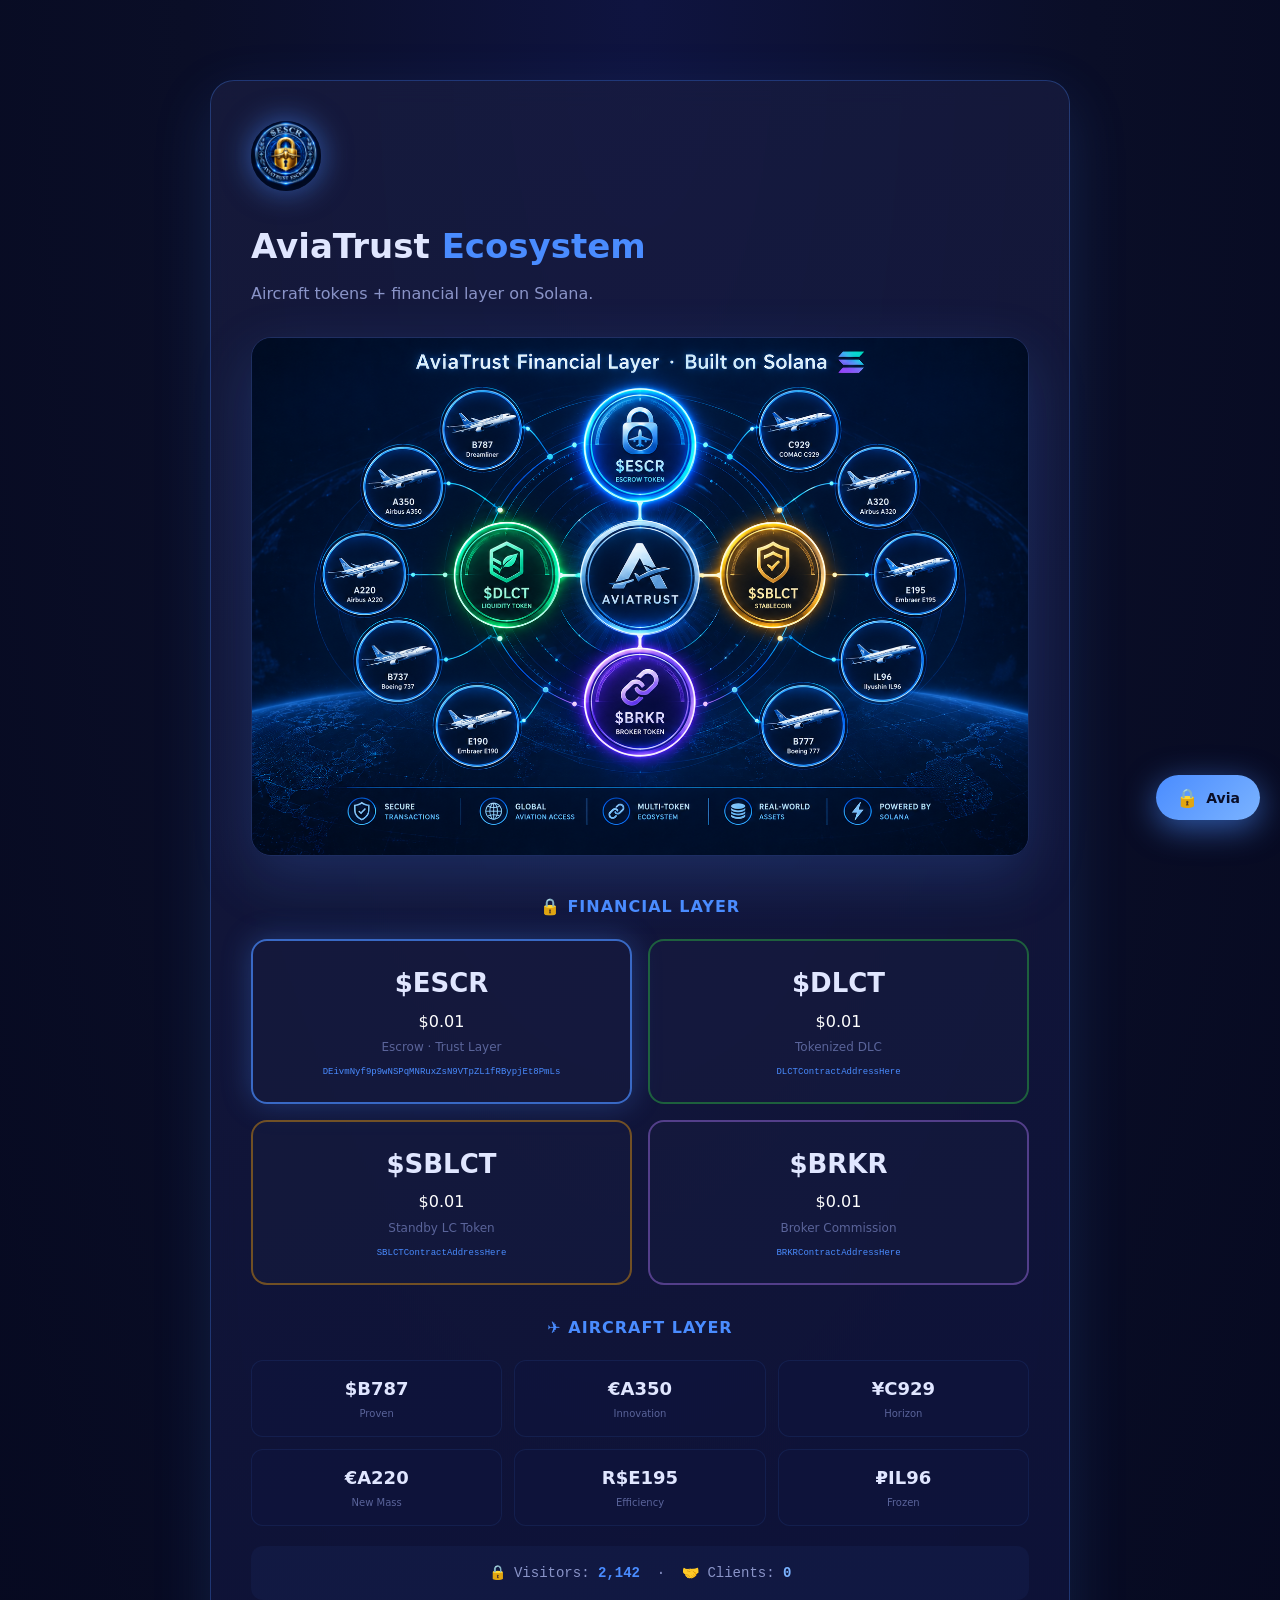
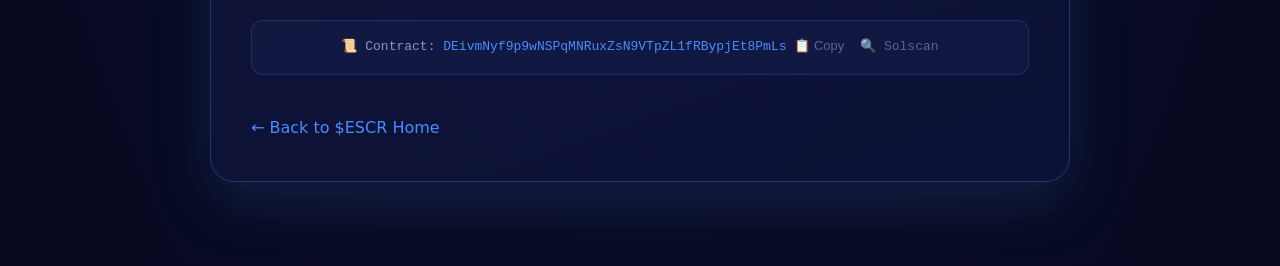
<file: ecosystem.html>
<!DOCTYPE html>
<html lang="en">
<head>
<meta charset="UTF-8" />
<meta name="viewport" content="width=device-width, initial-scale=1.0"/>
<title>$ESCR — AviaTrust Ecosystem</title>
<link rel="icon" href="escr_logo.png" />
<link rel="stylesheet" href="ai-agent.css" />
<style>
* { margin: 0; padding: 0; box-sizing: border-box; }
body { font-family: 'Segoe UI', system-ui, sans-serif; background: radial-gradient(ellipse at top, #0F1440 0%, #0A0E27 50%, #060920 100%); color: #E0E6FF; line-height: 1.6; padding-top: 80px; padding-bottom: 60px; }
.container { max-width: 900px; margin: 0 auto; padding: 0 20px; }
.glass-card { background: linear-gradient(160deg, rgba(26,30,65,0.7), rgba(15,20,64,0.7)); backdrop-filter: blur(12px); border: 1px solid rgba(74,140,255,0.3); border-radius: 24px; padding: 40px; margin-bottom: 24px; box-shadow: 0 20px 60px rgba(74,140,255,0.15); }
.glass-card h1 { font-size: 34px; margin-bottom: 8px; }
.glass-card h1 .highlight { color: #4A8CFF; }
.glass-card .sub { color: #8A94C8; margin-bottom: 24px; }
.image-block { max-width: 100%; margin: 30px auto; text-align: center; }
.image-block img { max-width: 100%; border-radius: 20px; border: 1px solid rgba(74,140,255,0.2); box-shadow: 0 20px 60px rgba(74,140,255,0.2); }
.section-subtitle { text-align: center; margin: 30px 0 16px; color: #4A8CFF; font-size: 16px; font-weight: 600; text-transform: uppercase; letter-spacing: 1px; }
.token-row { display: grid; grid-template-columns: repeat(2, 1fr); gap: 16px; margin: 20px 0; }
.token-card { background: rgba(26,30,65,0.4); border: 2px solid rgba(74,140,255,0.2); border-radius: 16px; padding: 22px 16px; text-align: center; transition: 0.3s; }
.token-card:hover { transform: translateY(-3px); box-shadow: 0 15px 30px rgba(74,140,255,0.2); }
.token-card .symbol { font-size: 26px; font-weight: 700; }
.token-card .price { font-size: 16px; color: #fff; margin-top: 4px; }
.token-card .desc { font-size: 12px; color: #5A649A; margin-top: 4px; }
.token-card .contract { font-size: 9px; font-family: 'Courier New', monospace; color: #4A8CFF; margin-top: 8px; word-break: break-all; }
.token-card.escr { border-color: rgba(74,140,255,0.7); box-shadow: 0 0 30px rgba(74,140,255,0.3); }
.token-card.dlct { border-color: rgba(46,204,64,0.4); }
.token-card.sblct { border-color: rgba(255,165,0,0.4); }
.token-card.brkr { border-color: rgba(181,123,255,0.4); }
.aircraft-row { display: grid; grid-template-columns: repeat(3, 1fr); gap: 12px; margin: 20px 0; }
.aircraft-card { background: rgba(15,20,64,0.4); border: 1px solid rgba(74,140,255,0.1); border-radius: 12px; padding: 14px 10px; text-align: center; }
.aircraft-card .symbol { font-size: 18px; font-weight: 700; }
.aircraft-card .desc { font-size: 10px; color: #5A649A; margin-top: 2px; }
.contract-box { background: rgba(74,140,255,0.05); border: 1px solid rgba(74,140,255,0.2); border-radius: 12px; padding: 16px; margin: 20px 0; text-align: center; font-size: 13px; color: #8A94C8; font-family: 'Courier New', monospace; }
.contract-box .addr { color: #4A8CFF; }
.contract-box .copy-btn { background: transparent; border: none; color: #5A649A; cursor: pointer; font-size: 13px; }
.contract-box .copy-btn:hover { color: #4A8CFF; }
.contract-box .solscan-link { color: #5A649A; text-decoration: none; font-size: 13px; margin-left: 8px; }
.contract-box .solscan-link:hover { color: #fff; }
.counter-box { text-align: center; padding: 16px; background: rgba(74,140,255,0.05); border-radius: 12px; margin: 20px 0; font-size: 14px; color: #8A94C8; font-family: 'Courier New', monospace; }
.counter-box .counter-visitors { color: #4A8CFF; font-weight: 600; }
.counter-box .counter-clients { color: #7BB3FF; font-weight: 600; }
.back-link { display: inline-block; margin-top: 20px; color: #4A8CFF; text-decoration: none; font-weight: 500; }
.logo-img { height: 70px; width: auto; margin-bottom: 20px; border-radius: 50%; box-shadow: 0 0 30px rgba(74,140,255,0.6); }
@media (max-width: 800px) { .token-row { grid-template-columns: 1fr; } .aircraft-row { grid-template-columns: 1fr 1fr; } .glass-card { padding: 24px; } }
</style>
</head>
<body>
<div class="container">
<div class="glass-card">
<img src="escr_logo.png" alt="$ESCR" class="logo-img" />
<h1>AviaTrust <span class="highlight">Ecosystem</span></h1>
<p class="sub">Aircraft tokens + financial layer on Solana.</p>

<div class="image-block">
  <img src="escr_ecosystem_map.png" alt="AviaTrust Ecosystem" />
</div>

<div class="section-subtitle">🔒 Financial Layer</div>
<div class="token-row">
  <div class="token-card escr"><div class="symbol">$ESCR</div><div class="price">$0.01</div><div class="desc">Escrow · Trust Layer</div><div class="contract">DEivmNyf9p9wNSPqMNRuxZsN9VTpZL1fRBypjEt8PmLs</div></div>
  <div class="token-card dlct"><div class="symbol">$DLCT</div><div class="price">$0.01</div><div class="desc">Tokenized DLC</div><div class="contract">DLCTContractAddressHere</div></div>
  <div class="token-card sblct"><div class="symbol">$SBLCT</div><div class="price">$0.01</div><div class="desc">Standby LC Token</div><div class="contract">SBLCTContractAddressHere</div></div>
  <div class="token-card brkr"><div class="symbol">$BRKR</div><div class="price">$0.01</div><div class="desc">Broker Commission</div><div class="contract">BRKRContractAddressHere</div></div>
</div>

<div class="section-subtitle">✈️ Aircraft Layer</div>
<div class="aircraft-row">
  <div class="aircraft-card"><div class="symbol">$B787</div><div class="desc">Proven</div></div>
  <div class="aircraft-card"><div class="symbol">€A350</div><div class="desc">Innovation</div></div>
  <div class="aircraft-card"><div class="symbol">¥C929</div><div class="desc">Horizon</div></div>
  <div class="aircraft-card"><div class="symbol">€A220</div><div class="desc">New Mass</div></div>
  <div class="aircraft-card"><div class="symbol">R$E195</div><div class="desc">Efficiency</div></div>
  <div class="aircraft-card"><div class="symbol">₽IL96</div><div class="desc">Frozen</div></div>
</div>

<div class="counter-box">
  🔒 Visitors: <span class="counter-visitors">2,030</span>
  &nbsp;·&nbsp;
  🤝 Clients: <span class="counter-clients">0</span>
</div>

<div class="contract-box">
  📜 Contract: <span class="addr">DEivmNyf9p9wNSPqMNRuxZsN9VTpZL1fRBypjEt8PmLs</span>
  <button onclick="navigator.clipboard.writeText('DEivmNyf9p9wNSPqMNRuxZsN9VTpZL1fRBypjEt8PmLs')" class="copy-btn">📋 Copy</button>
  <a href="https://solscan.io/token/DEivmNyf9p9wNSPqMNRuxZsN9VTpZL1fRBypjEt8PmLs" target="_blank" class="solscan-link">🔍 Solscan</a>
</div>

<a href="index.html" class="back-link">← Back to $ESCR Home</a>
</div>
</div>
<script src="counter.js"></script>
<script src="ai-agent.js"></script>
</body>
</html>
</file>
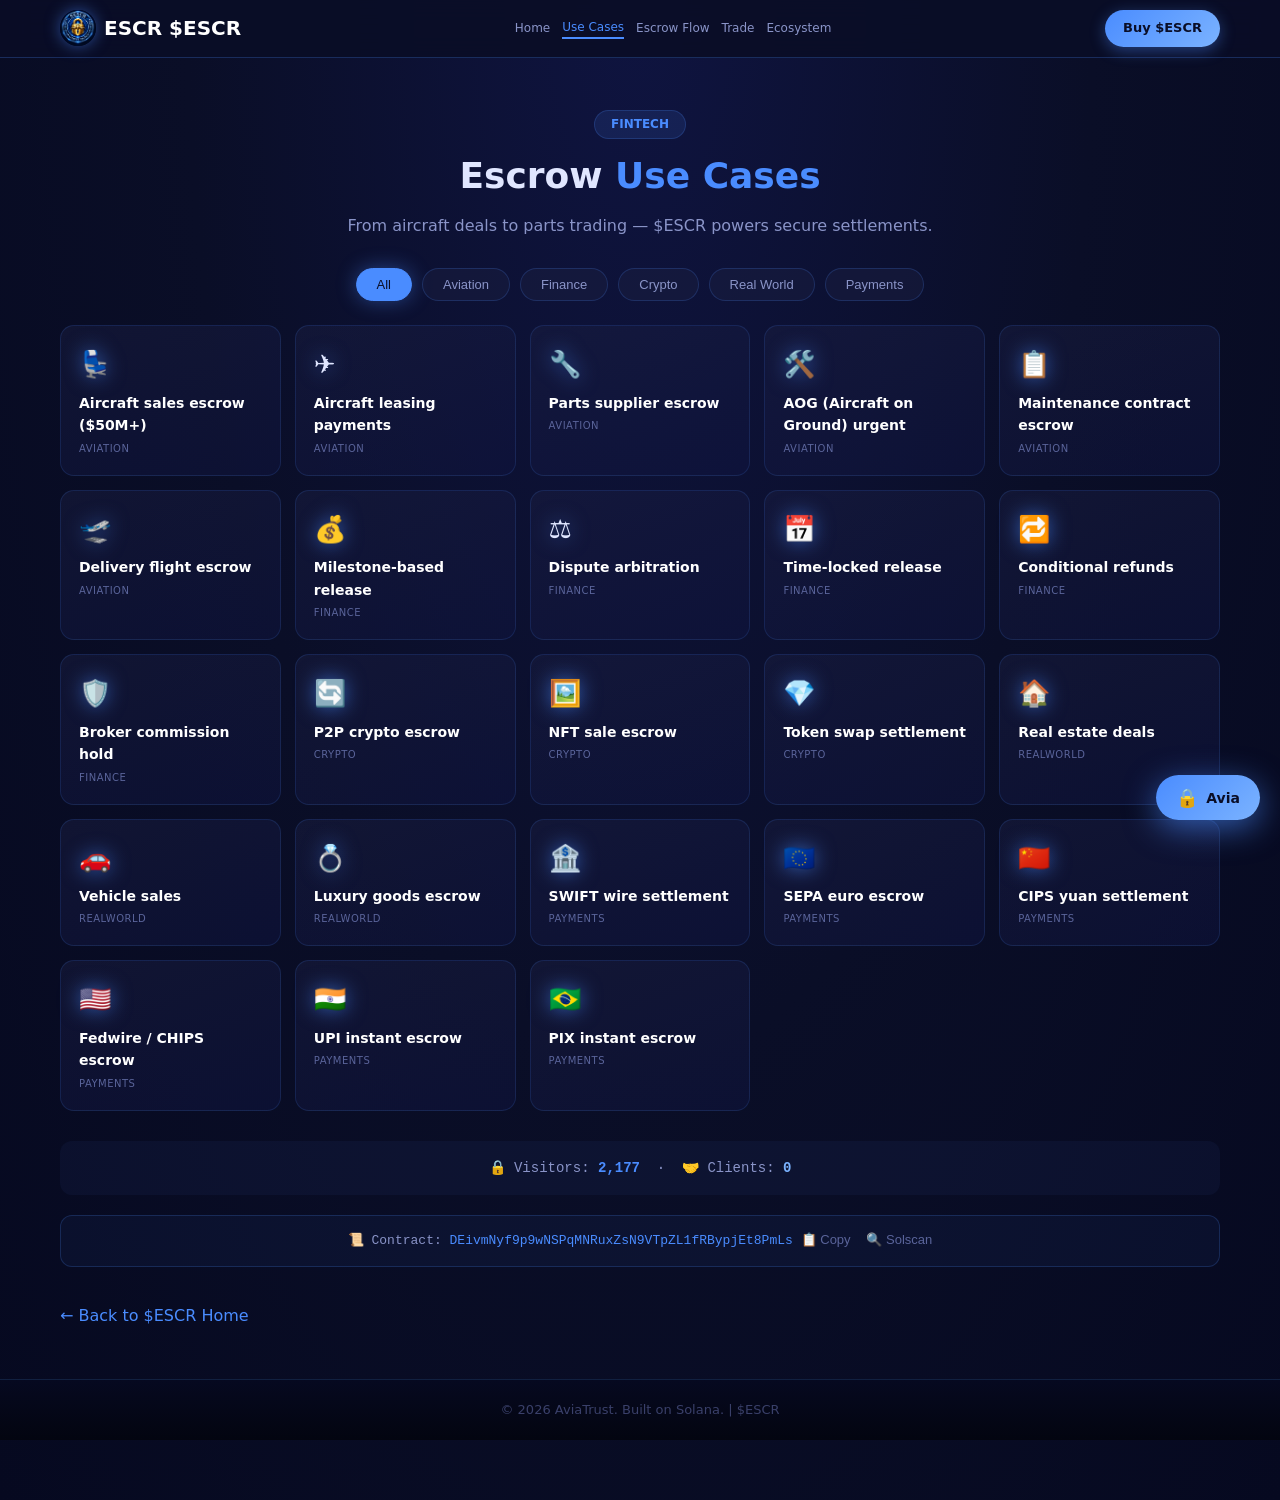
<file: fintech1.html>
<!DOCTYPE html>
<html lang="en">
<head>
<meta charset="UTF-8" />
<meta name="viewport" content="width=device-width, initial-scale=1.0"/>
<title>$ESCR — Fintech Use Cases</title>
<link rel="icon" href="escr_logo.png" />
<link rel="stylesheet" href="ai-agent.css" />
<style>
* { margin: 0; padding: 0; box-sizing: border-box; }
body { font-family: 'Segoe UI', system-ui, sans-serif; background: radial-gradient(ellipse at top, #0F1440 0%, #0A0E27 50%, #060920 100%); color: #E0E6FF; line-height: 1.6; padding-top: 80px; padding-bottom: 60px; }
.container { max-width: 1200px; margin: 0 auto; padding: 0 20px; }
header { position: fixed; top: 0; left: 0; width: 100%; background: rgba(10,14,39,0.92); backdrop-filter: blur(12px); z-index: 100; border-bottom: 1px solid rgba(74,140,255,0.25); padding: 10px 0; }
.header-inner { display: flex; align-items: center; justify-content: space-between; flex-wrap: wrap; gap: 10px; }
.logo { display: flex; align-items: center; gap: 8px; }
.logo img { height: 36px; width: auto; border-radius: 50%; box-shadow: 0 0 15px rgba(74,140,255,0.5); }
.logo-text { font-size: 20px; font-weight: 700; color: #fff; }
nav { display: flex; gap: 12px; flex-wrap: wrap; align-items: center; }
nav a { color: #8A94C8; text-decoration: none; font-size: 12px; font-weight: 500; transition: 0.3s; }
nav a:hover { color: #4A8CFF; }
nav a.active { color: #4A8CFF; border-bottom: 2px solid #4A8CFF; }
.btn-primary { background: linear-gradient(135deg, #4A8CFF 0%, #7BB3FF 100%); color: #0A0E27; padding: 8px 18px; border-radius: 30px; font-weight: 700; text-decoration: none; font-size: 13px; box-shadow: 0 4px 15px rgba(74,140,255,0.4); }
.btn-primary:hover { transform: translateY(-2px); }
section { padding: 30px 0; }
.section-header { text-align: center; margin-bottom: 30px; }
.section-tag { display: inline-block; background: rgba(74,140,255,0.12); color: #4A8CFF; padding: 4px 16px; border-radius: 20px; font-size: 12px; font-weight: 600; text-transform: uppercase; border: 1px solid rgba(74,140,255,0.2); }
.section-header h1 { font-size: 36px; font-weight: 700; margin: 8px 0; }
.section-header h1 .highlight { color: #4A8CFF; }
.section-header p { color: #8A94C8; max-width: 600px; margin: 0 auto; }
.categories { display: flex; gap: 10px; flex-wrap: wrap; justify-content: center; margin-bottom: 24px; }
.cat-btn { background: rgba(26,30,65,0.5); border: 1px solid rgba(74,140,255,0.2); color: #8A94C8; padding: 8px 20px; border-radius: 30px; font-size: 13px; cursor: pointer; transition: 0.3s; }
.cat-btn.active, .cat-btn:hover { background: #4A8CFF; color: #0A0E27; border-color: #4A8CFF; box-shadow: 0 0 20px rgba(74,140,255,0.4); }
.fintech-grid { display: grid; grid-template-columns: repeat(auto-fill, minmax(220px, 1fr)); gap: 14px; margin-bottom: 30px; }
.fintech-card { background: linear-gradient(160deg, rgba(26,30,65,0.5), rgba(15,20,64,0.5)); border: 1px solid rgba(74,140,255,0.15); border-radius: 14px; padding: 18px; transition: 0.3s; }
.fintech-card:hover { border-color: #4A8CFF; background: rgba(74,140,255,0.08); transform: translateY(-3px); }
.fintech-card .fc-icon { font-size: 26px; filter: drop-shadow(0 0 10px rgba(74,140,255,0.6)); }
.fintech-card .fc-title { font-size: 14px; font-weight: 600; color: #fff; margin-top: 6px; }
.fintech-card .fc-cat { font-size: 10px; text-transform: uppercase; color: #5A649A; letter-spacing: 0.5px; margin-top: 4px; }
.contract-box { background: rgba(74,140,255,0.05); border: 1px solid rgba(74,140,255,0.2); border-radius: 12px; padding: 14px; margin: 20px 0; text-align: center; font-size: 13px; color: #8A94C8; font-family: 'Courier New', monospace; }
.contract-box .addr { color: #4A8CFF; }
.contract-box .copy-btn { background: transparent; border: none; color: #5A649A; cursor: pointer; font-size: 13px; font-family: 'Segoe UI', sans-serif; }
.contract-box .copy-btn:hover { color: #4A8CFF; }
.contract-box .solscan-link { color: #5A649A; text-decoration: none; font-size: 13px; font-family: 'Segoe UI', sans-serif; margin-left: 8px; }
.contract-box .solscan-link:hover { color: #fff; }
.counter-box { text-align: center; padding: 16px; background: rgba(74,140,255,0.05); border-radius: 12px; margin: 20px 0; font-size: 14px; color: #8A94C8; font-family: 'Courier New', monospace; }
.counter-box .counter-visitors { color: #4A8CFF; font-weight: 600; }
.counter-box .counter-clients { color: #7BB3FF; font-weight: 600; }
.back-link { display: inline-block; margin-top: 16px; color: #4A8CFF; text-decoration: none; font-weight: 500; }
footer { background: linear-gradient(180deg, #060920, #030510); padding: 20px 0; text-align: center; border-top: 1px solid rgba(74,140,255,0.2); margin-top: 20px; }
footer p { color: #3A406A; font-size: 13px; }
@media (max-width: 768px) { .section-header h1 { font-size: 26px; } .fintech-grid { grid-template-columns: 1fr 1fr; } }
@media (max-width: 480px) { .fintech-grid { grid-template-columns: 1fr; } }
</style>
</head>
<body>
<header>
  <div class="container header-inner">
    <div class="logo"><img src="escr_logo.png" alt="$ESCR" /><span class="logo-text">ESCR $ESCR</span></div>
    <nav>
      <a href="index.html">Home</a>
      <a href="fintech1.html" class="active">Use Cases</a>
      <a href="fintech2.html">Escrow Flow</a>
      <a href="trade.html">Trade</a>
      <a href="ecosystem.html">Ecosystem</a>
    </nav>
    <a href="buy.html" class="btn-primary">Buy $ESCR</a>
  </div>
</header>

<section>
  <div class="container">
    <div class="section-header">
      <span class="section-tag">Fintech</span>
      <h1>Escrow <span class="highlight">Use Cases</span></h1>
      <p>From aircraft deals to parts trading — $ESCR powers secure settlements.</p>
    </div>
    <div class="categories">
      <button class="cat-btn active" data-cat="all">All</button>
      <button class="cat-btn" data-cat="aviation">Aviation</button>
      <button class="cat-btn" data-cat="finance">Finance</button>
      <button class="cat-btn" data-cat="crypto">Crypto</button>
      <button class="cat-btn" data-cat="realworld">Real World</button>
      <button class="cat-btn" data-cat="payments">Payments</button>
    </div>
    <div class="fintech-grid" id="fintechGrid"></div>
    <div class="counter-box">
      🔒 Visitors: <span class="counter-visitors">2,030</span>
      &nbsp;·&nbsp;
      🤝 Clients: <span class="counter-clients">0</span>
    </div>
    <div class="contract-box">
      📜 Contract: <span class="addr">DEivmNyf9p9wNSPqMNRuxZsN9VTpZL1fRBypjEt8PmLs</span>
      <button onclick="navigator.clipboard.writeText('DEivmNyf9p9wNSPqMNRuxZsN9VTpZL1fRBypjEt8PmLs')" class="copy-btn">📋 Copy</button>
      <a href="https://solscan.io/token/DEivmNyf9p9wNSPqMNRuxZsN9VTpZL1fRBypjEt8PmLs" target="_blank" class="solscan-link">🔍 Solscan</a>
    </div>
    <a href="index.html" class="back-link">← Back to $ESCR Home</a>
  </div>
</section>

<footer><div class="container"><p>© 2026 AviaTrust. Built on Solana. | $ESCR</p></div></footer>

<script>
const ideas = [
  { icon: '💺', title: 'Aircraft sales escrow ($50M+)', cat: 'aviation' },
  { icon: '✈️', title: 'Aircraft leasing payments', cat: 'aviation' },
  { icon: '🔧', title: 'Parts supplier escrow', cat: 'aviation' },
  { icon: '🛠️', title: 'AOG (Aircraft on Ground) urgent', cat: 'aviation' },
  { icon: '📋', title: 'Maintenance contract escrow', cat: 'aviation' },
  { icon: '🛫', title: 'Delivery flight escrow', cat: 'aviation' },
  { icon: '💰', title: 'Milestone-based release', cat: 'finance' },
  { icon: '⚖️', title: 'Dispute arbitration', cat: 'finance' },
  { icon: '📅', title: 'Time-locked release', cat: 'finance' },
  { icon: '🔁', title: 'Conditional refunds', cat: 'finance' },
  { icon: '🛡️', title: 'Broker commission hold', cat: 'finance' },
  { icon: '🔄', title: 'P2P crypto escrow', cat: 'crypto' },
  { icon: '🖼️', title: 'NFT sale escrow', cat: 'crypto' },
  { icon: '💎', title: 'Token swap settlement', cat: 'crypto' },
  { icon: '🏠', title: 'Real estate deals', cat: 'realworld' },
  { icon: '🚗', title: 'Vehicle sales', cat: 'realworld' },
  { icon: '💍', title: 'Luxury goods escrow', cat: 'realworld' },
  { icon: '🏦', title: 'SWIFT wire settlement', cat: 'payments' },
  { icon: '🇪🇺', title: 'SEPA euro escrow', cat: 'payments' },
  { icon: '🇨🇳', title: 'CIPS yuan settlement', cat: 'payments' },
  { icon: '🇺🇸', title: 'Fedwire / CHIPS escrow', cat: 'payments' },
  { icon: '🇮🇳', title: 'UPI instant escrow', cat: 'payments' },
  { icon: '🇧🇷', title: 'PIX instant escrow', cat: 'payments' }
];

const grid = document.getElementById('fintechGrid');
function render(category) {
  if (!category) category = 'all';
  grid.innerHTML = '';
  const filtered = category === 'all' ? ideas : ideas.filter(i => i.cat === category);
  filtered.forEach(idea => {
    const card = document.createElement('div');
    card.className = 'fintech-card';
    card.innerHTML = '<div class="fc-icon">' + idea.icon + '</div><div class="fc-title">' + idea.title + '</div><div class="fc-cat">' + idea.cat + '</div>';
    grid.appendChild(card);
  });
}
render('all');
document.querySelectorAll('.cat-btn').forEach(btn => {
  btn.addEventListener('click', function() {
    document.querySelectorAll('.cat-btn').forEach(b => b.classList.remove('active'));
    this.classList.add('active');
    render(this.dataset.cat);
  });
});
</script>
<script src="counter.js"></script>
<script src="ai-agent.js"></script>
</body>
</html>
</file>
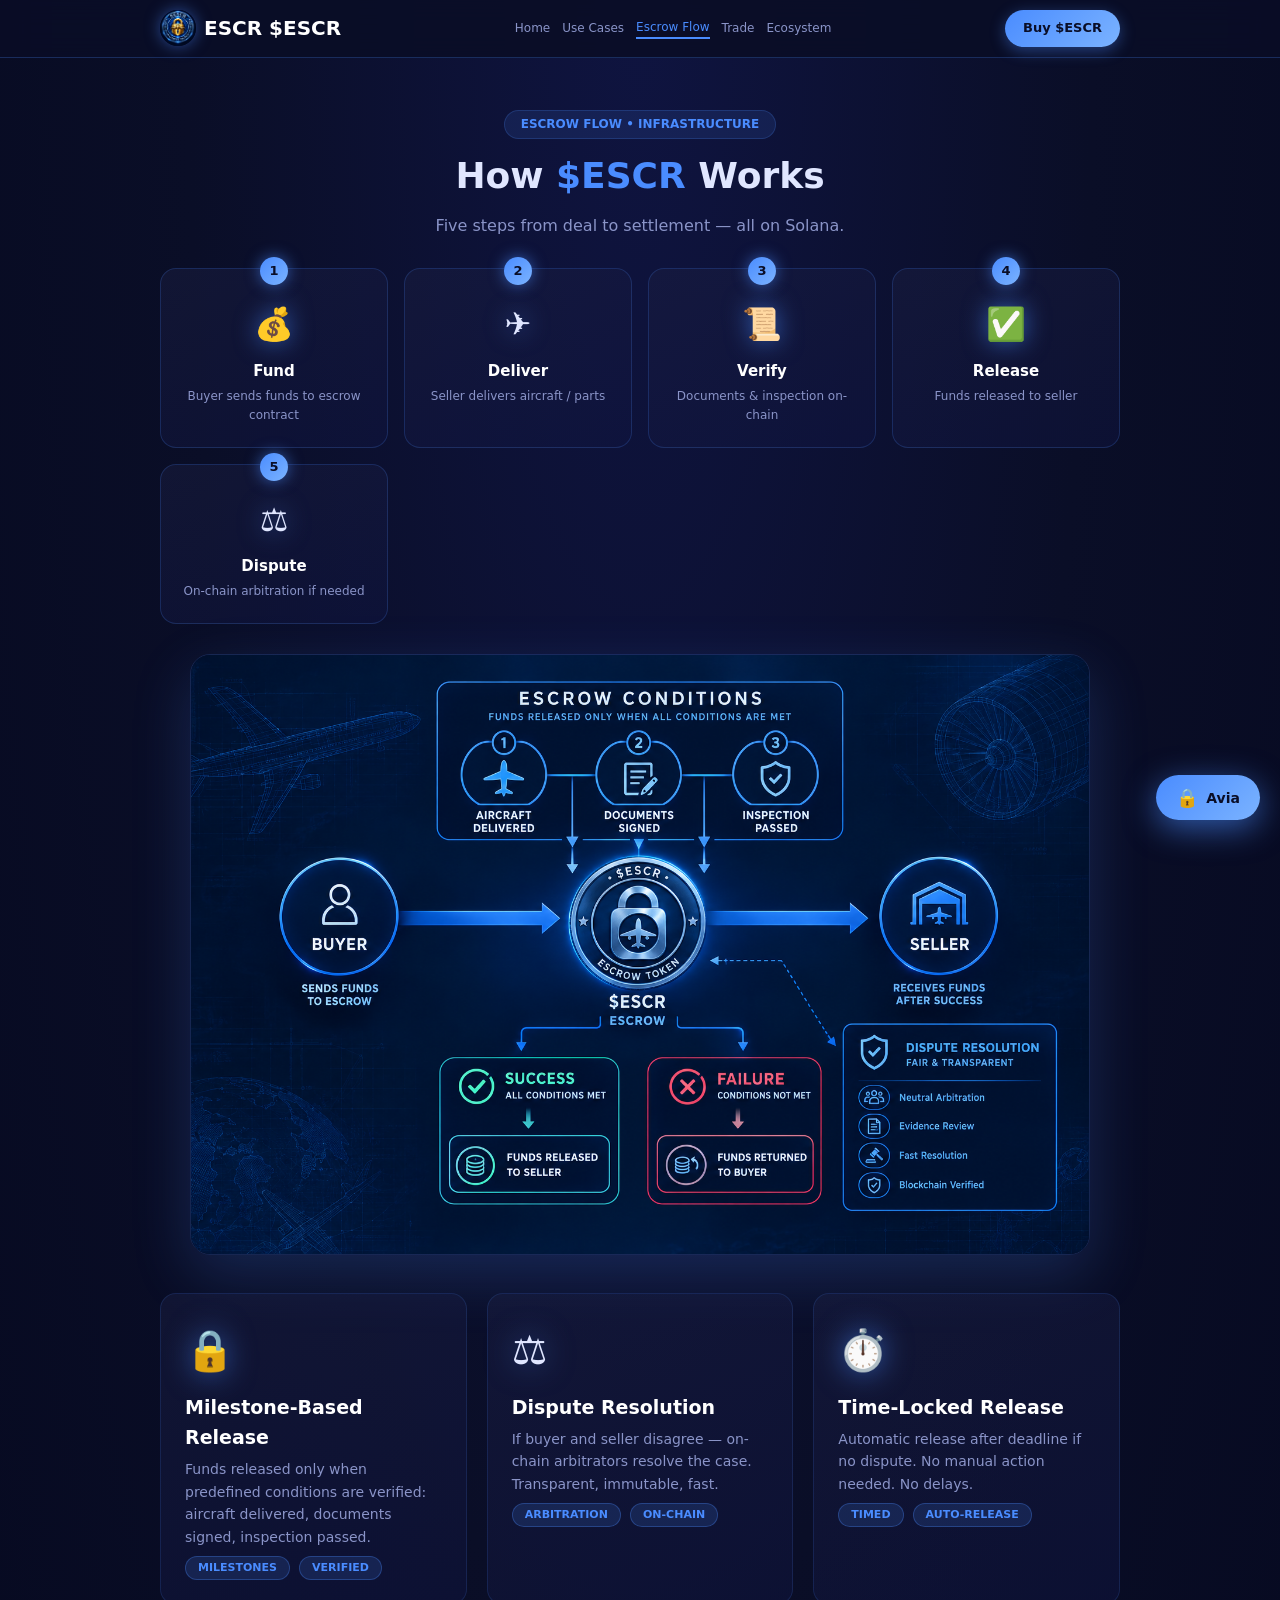
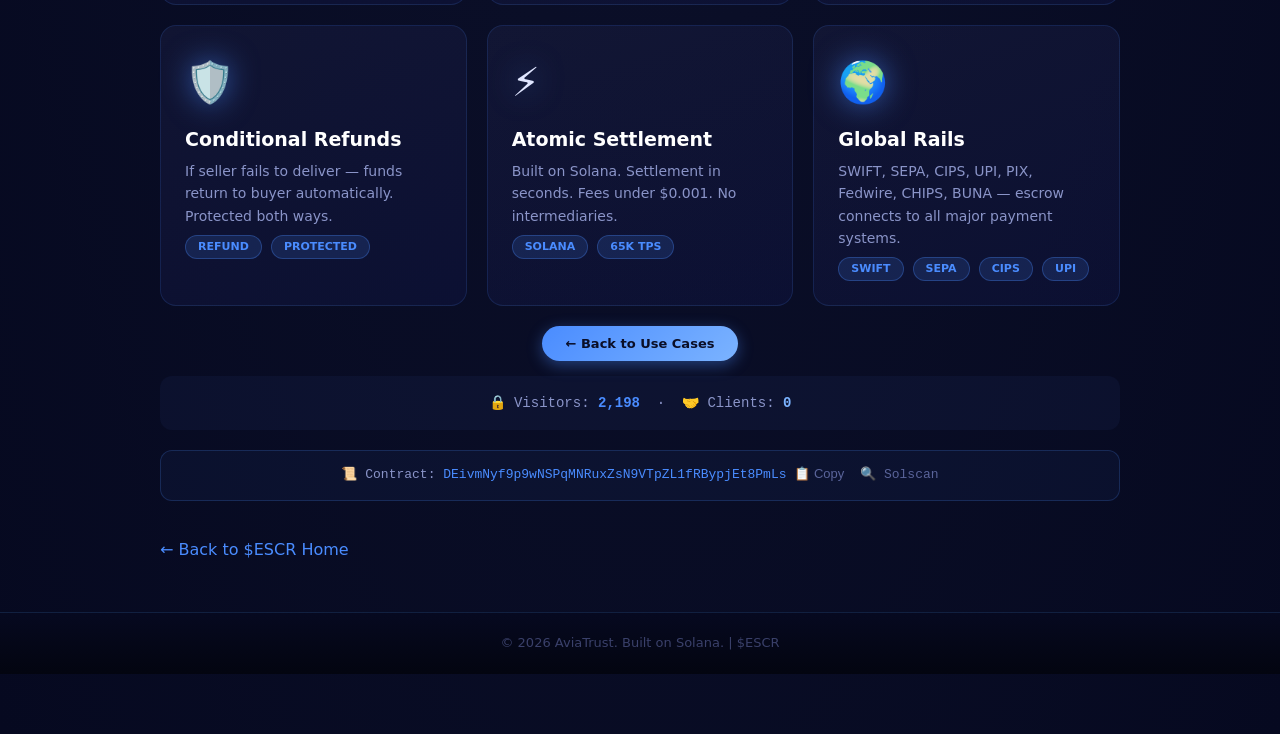
<file: fintech2.html>
<!DOCTYPE html>
<html lang="en">
<head>
<meta charset="UTF-8" />
<meta name="viewport" content="width=device-width, initial-scale=1.0"/>
<title>$ESCR — Escrow Flow & Infrastructure</title>
<link rel="icon" href="escr_logo.png" />
<link rel="stylesheet" href="ai-agent.css" />
<style>
* { margin: 0; padding: 0; box-sizing: border-box; }
body { font-family: 'Segoe UI', system-ui, sans-serif; background: radial-gradient(ellipse at top, #0F1440 0%, #0A0E27 50%, #060920 100%); color: #E0E6FF; line-height: 1.6; padding-top: 80px; padding-bottom: 60px; }
.container { max-width: 1000px; margin: 0 auto; padding: 0 20px; }
header { position: fixed; top: 0; left: 0; width: 100%; background: rgba(10,14,39,0.92); backdrop-filter: blur(12px); z-index: 100; border-bottom: 1px solid rgba(74,140,255,0.25); padding: 10px 0; }
.header-inner { display: flex; align-items: center; justify-content: space-between; flex-wrap: wrap; gap: 10px; }
.logo { display: flex; align-items: center; gap: 8px; }
.logo img { height: 36px; width: auto; border-radius: 50%; box-shadow: 0 0 15px rgba(74,140,255,0.5); }
.logo-text { font-size: 20px; font-weight: 700; color: #fff; }
nav { display: flex; gap: 12px; flex-wrap: wrap; align-items: center; }
nav a { color: #8A94C8; text-decoration: none; font-size: 12px; font-weight: 500; }
nav a:hover { color: #4A8CFF; }
nav a.active { color: #4A8CFF; border-bottom: 2px solid #4A8CFF; }
.btn-primary { background: linear-gradient(135deg, #4A8CFF 0%, #7BB3FF 100%); color: #0A0E27; padding: 8px 18px; border-radius: 30px; font-weight: 700; text-decoration: none; font-size: 13px; box-shadow: 0 4px 15px rgba(74,140,255,0.4); }
section { padding: 30px 0; }
.section-header { text-align: center; margin-bottom: 30px; }
.section-tag { display: inline-block; background: rgba(74,140,255,0.12); color: #4A8CFF; padding: 4px 16px; border-radius: 20px; font-size: 12px; font-weight: 600; text-transform: uppercase; border: 1px solid rgba(74,140,255,0.2); }
.section-header h1 { font-size: 36px; font-weight: 700; margin: 8px 0; }
.section-header h1 .highlight { color: #4A8CFF; }
.section-header p { color: #8A94C8; max-width: 600px; margin: 0 auto; }
.flow-steps { display: grid; grid-template-columns: repeat(auto-fit, minmax(180px, 1fr)); gap: 16px; margin: 30px 0; }
.flow-step { background: linear-gradient(160deg, rgba(26,30,65,0.5), rgba(15,20,64,0.5)); border: 1px solid rgba(74,140,255,0.2); border-radius: 16px; padding: 22px; text-align: center; position: relative; }
.flow-step .step-num { position: absolute; top: -12px; left: 50%; transform: translateX(-50%); background: linear-gradient(135deg, #4A8CFF, #7BB3FF); color: #0A0E27; width: 28px; height: 28px; border-radius: 50%; display: flex; align-items: center; justify-content: center; font-weight: 700; font-size: 13px; box-shadow: 0 0 15px rgba(74,140,255,0.6); }
.flow-step .step-icon { font-size: 32px; margin: 8px 0; filter: drop-shadow(0 0 12px rgba(74,140,255,0.6)); }
.flow-step h4 { color: #fff; font-size: 15px; margin-bottom: 4px; }
.flow-step p { color: #8A94C8; font-size: 12px; }
.rwa-grid { display: grid; grid-template-columns: repeat(auto-fit, minmax(260px, 1fr)); gap: 20px; margin-bottom: 24px; }
.rwa-card { background: linear-gradient(160deg, rgba(26,30,65,0.5), rgba(15,20,64,0.5)); border: 1px solid rgba(74,140,255,0.15); border-radius: 16px; padding: 24px; transition: 0.3s; }
.rwa-card:hover { border-color: #4A8CFF; transform: translateY(-4px); box-shadow: 0 20px 40px rgba(74,140,255,0.2); }
.rwa-card .rwa-icon { font-size: 40px; margin-bottom: 10px; filter: drop-shadow(0 0 15px rgba(74,140,255,0.6)); }
.rwa-card h3 { color: #fff; font-size: 19px; margin-bottom: 6px; }
.rwa-card p { color: #8A94C8; font-size: 14px; }
.feature-badge { display: inline-block; background: rgba(74,140,255,0.15); color: #4A8CFF; padding: 2px 12px; border-radius: 20px; font-size: 11px; font-weight: 600; text-transform: uppercase; margin-top: 8px; margin-right: 4px; border: 1px solid rgba(74,140,255,0.3); }
.image-block { max-width: 900px; margin: 30px auto; text-align: center; }
.image-block img { max-width: 100%; border-radius: 20px; border: 1px solid rgba(74,140,255,0.2); box-shadow: 0 20px 60px rgba(74,140,255,0.2); }
.contract-box { background: rgba(74,140,255,0.05); border: 1px solid rgba(74,140,255,0.2); border-radius: 12px; padding: 14px; margin: 20px 0; text-align: center; font-size: 13px; color: #8A94C8; font-family: 'Courier New', monospace; }
.contract-box .addr { color: #4A8CFF; }
.contract-box .copy-btn { background: transparent; border: none; color: #5A649A; cursor: pointer; font-size: 13px; }
.contract-box .copy-btn:hover { color: #4A8CFF; }
.contract-box .solscan-link { color: #5A649A; text-decoration: none; font-size: 13px; margin-left: 8px; }
.contract-box .solscan-link:hover { color: #fff; }
.counter-box { text-align: center; padding: 16px; background: rgba(74,140,255,0.05); border-radius: 12px; margin: 20px 0; font-size: 14px; color: #8A94C8; font-family: 'Courier New', monospace; }
.counter-box .counter-visitors { color: #4A8CFF; font-weight: 600; }
.counter-box .counter-clients { color: #7BB3FF; font-weight: 600; }
.back-link { display: inline-block; margin-top: 16px; color: #4A8CFF; text-decoration: none; font-weight: 500; }
footer { background: linear-gradient(180deg, #060920, #030510); padding: 20px 0; text-align: center; border-top: 1px solid rgba(74,140,255,0.2); margin-top: 20px; }
footer p { color: #3A406A; font-size: 13px; }
@media (max-width: 768px) { .section-header h1 { font-size: 26px; } }
</style>
</head>
<body>
<header>
  <div class="container header-inner">
    <div class="logo"><img src="escr_logo.png" alt="$ESCR" /><span class="logo-text">ESCR $ESCR</span></div>
    <nav>
      <a href="index.html">Home</a>
      <a href="fintech1.html">Use Cases</a>
      <a href="fintech2.html" class="active">Escrow Flow</a>
      <a href="trade.html">Trade</a>
      <a href="ecosystem.html">Ecosystem</a>
    </nav>
    <a href="buy.html" class="btn-primary">Buy $ESCR</a>
  </div>
</header>

<section>
  <div class="container">
    <div class="section-header">
      <span class="section-tag">Escrow Flow • Infrastructure</span>
      <h1>How <span class="highlight">$ESCR</span> Works</h1>
      <p>Five steps from deal to settlement — all on Solana.</p>
    </div>

    <div class="flow-steps">
      <div class="flow-step"><div class="step-num">1</div><div class="step-icon">💰</div><h4>Fund</h4><p>Buyer sends funds to escrow contract</p></div>
      <div class="flow-step"><div class="step-num">2</div><div class="step-icon">✈️</div><h4>Deliver</h4><p>Seller delivers aircraft / parts</p></div>
      <div class="flow-step"><div class="step-num">3</div><div class="step-icon">📜</div><h4>Verify</h4><p>Documents & inspection on-chain</p></div>
      <div class="flow-step"><div class="step-num">4</div><div class="step-icon">✅</div><h4>Release</h4><p>Funds released to seller</p></div>
      <div class="flow-step"><div class="step-num">5</div><div class="step-icon">⚖️</div><h4>Dispute</h4><p>On-chain arbitration if needed</p></div>
    </div>

    <div class="image-block">
      <img src="escr_fintech_diagram.png" alt="$ESCR Escrow Flow" />
    </div>

    <div class="rwa-grid">
      <div class="rwa-card">
        <div class="rwa-icon">🔒</div>
        <h3>Milestone-Based Release</h3>
        <p>Funds released only when predefined conditions are verified: aircraft delivered, documents signed, inspection passed.</p>
        <span class="feature-badge">Milestones</span>
        <span class="feature-badge">Verified</span>
      </div>
      <div class="rwa-card">
        <div class="rwa-icon">⚖️</div>
        <h3>Dispute Resolution</h3>
        <p>If buyer and seller disagree — on-chain arbitrators resolve the case. Transparent, immutable, fast.</p>
        <span class="feature-badge">Arbitration</span>
        <span class="feature-badge">On-chain</span>
      </div>
      <div class="rwa-card">
        <div class="rwa-icon">⏱️</div>
        <h3>Time-Locked Release</h3>
        <p>Automatic release after deadline if no dispute. No manual action needed. No delays.</p>
        <span class="feature-badge">Timed</span>
        <span class="feature-badge">Auto-release</span>
      </div>
      <div class="rwa-card">
        <div class="rwa-icon">🛡️</div>
        <h3>Conditional Refunds</h3>
        <p>If seller fails to deliver — funds return to buyer automatically. Protected both ways.</p>
        <span class="feature-badge">Refund</span>
        <span class="feature-badge">Protected</span>
      </div>
      <div class="rwa-card">
        <div class="rwa-icon">⚡</div>
        <h3>Atomic Settlement</h3>
        <p>Built on Solana. Settlement in seconds. Fees under $0.001. No intermediaries.</p>
        <span class="feature-badge">Solana</span>
        <span class="feature-badge">65K TPS</span>
      </div>
      <div class="rwa-card">
        <div class="rwa-icon">🌍</div>
        <h3>Global Rails</h3>
        <p>SWIFT, SEPA, CIPS, UPI, PIX, Fedwire, CHIPS, BUNA — escrow connects to all major payment systems.</p>
        <span class="feature-badge">SWIFT</span>
        <span class="feature-badge">SEPA</span>
        <span class="feature-badge">CIPS</span>
        <span class="feature-badge">UPI</span>
      </div>
    </div>

    <div style="text-align: center; margin-bottom: 16px;">
      <a href="fintech1.html" class="btn-primary" style="padding: 10px 24px;">← Back to Use Cases</a>
    </div>

    <div class="counter-box">
      🔒 Visitors: <span class="counter-visitors">2,030</span>
      &nbsp;·&nbsp;
      🤝 Clients: <span class="counter-clients">0</span>
    </div>

    <div class="contract-box">
      📜 Contract: <span class="addr">DEivmNyf9p9wNSPqMNRuxZsN9VTpZL1fRBypjEt8PmLs</span>
      <button onclick="navigator.clipboard.writeText('DEivmNyf9p9wNSPqMNRuxZsN9VTpZL1fRBypjEt8PmLs')" class="copy-btn">📋 Copy</button>
      <a href="https://solscan.io/token/DEivmNyf9p9wNSPqMNRuxZsN9VTpZL1fRBypjEt8PmLs" target="_blank" class="solscan-link">🔍 Solscan</a>
    </div>

    <a href="index.html" class="back-link">← Back to $ESCR Home</a>
  </div>
</section>

<footer><div class="container"><p>© 2026 AviaTrust. Built on Solana. | $ESCR</p></div></footer>

<script src="counter.js"></script>
<script src="ai-agent.js"></script>
</body>
</html>
</file>
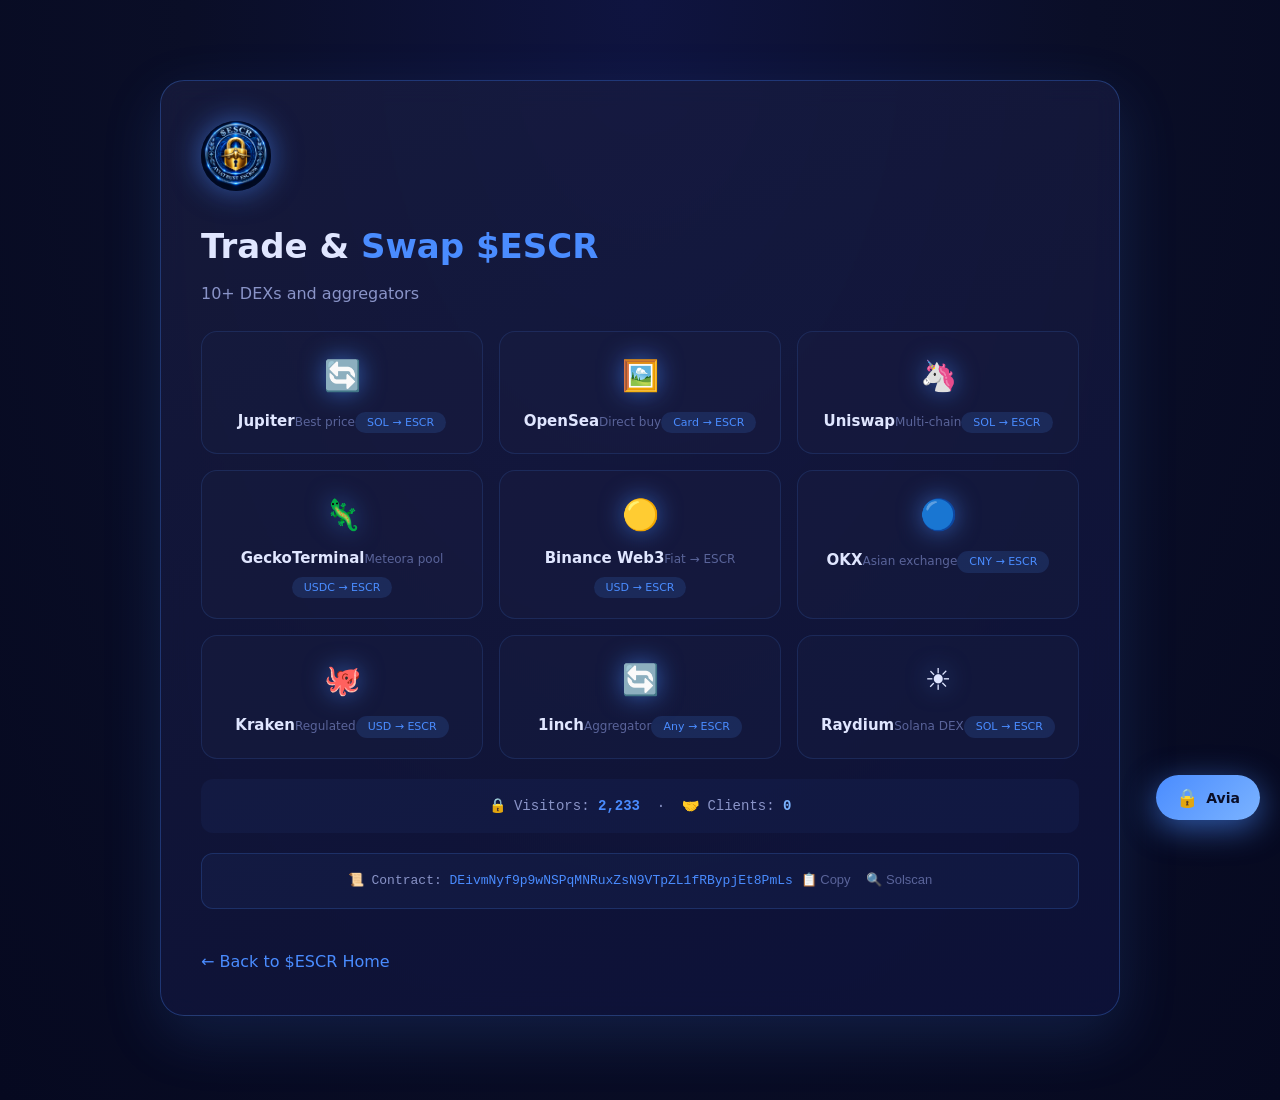
<file: trade.html>
<!DOCTYPE html>
<html lang="en">
<head>
<meta charset="UTF-8" />
<meta name="viewport" content="width=device-width, initial-scale=1.0"/>
<title>Trade & Swap $ESCR — 10+ DEXs</title>
<link rel="icon" href="escr_logo.png" />
<link rel="stylesheet" href="ai-agent.css" />
<style>
* { margin: 0; padding: 0; box-sizing: border-box; }
body { font-family: 'Segoe UI', system-ui, sans-serif; background: radial-gradient(ellipse at top, #0F1440 0%, #0A0E27 50%, #060920 100%); color: #E0E6FF; line-height: 1.6; padding-top: 80px; padding-bottom: 60px; }
.container { max-width: 1000px; margin: 0 auto; padding: 0 20px; }
.glass-card { background: linear-gradient(160deg, rgba(26,30,65,0.7), rgba(15,20,64,0.7)); backdrop-filter: blur(12px); border: 1px solid rgba(74,140,255,0.3); border-radius: 24px; padding: 40px; margin-bottom: 24px; box-shadow: 0 20px 60px rgba(74,140,255,0.15); }
.glass-card h1 { font-size: 34px; margin-bottom: 8px; }
.glass-card h1 .highlight { color: #4A8CFF; }
.glass-card .sub { color: #8A94C8; margin-bottom: 24px; }
.swap-grid { display: grid; grid-template-columns: repeat(3, 1fr); gap: 16px; }
.swap-card { background: rgba(26,30,65,0.4); border: 1px solid rgba(74,140,255,0.15); border-radius: 16px; padding: 20px 12px; text-align: center; transition: 0.3s; text-decoration: none; color: #E0E6FF; }
.swap-card:hover { border-color: #4A8CFF; transform: translateY(-4px); box-shadow: 0 15px 30px rgba(74,140,255,0.2); }
.swap-card .icon { font-size: 30px; display: block; margin-bottom: 6px; filter: drop-shadow(0 0 12px rgba(74,140,255,0.6)); }
.swap-card .name { font-weight: 600; font-size: 15px; }
.swap-card .desc { font-size: 12px; color: #5A649A; }
.pair-badge { display: inline-block; background: rgba(74,140,255,0.15); color: #4A8CFF; padding: 2px 12px; border-radius: 12px; font-size: 11px; margin-top: 6px; }
.contract-box { background: rgba(74,140,255,0.05); border: 1px solid rgba(74,140,255,0.2); border-radius: 12px; padding: 16px; margin: 20px 0; text-align: center; font-size: 13px; color: #8A94C8; font-family: 'Courier New', monospace; }
.contract-box .addr { color: #4A8CFF; }
.contract-box .copy-btn { background: transparent; border: none; color: #5A649A; cursor: pointer; font-size: 13px; font-family: 'Segoe UI', sans-serif; }
.contract-box .copy-btn:hover { color: #4A8CFF; }
.contract-box .solscan-link { color: #5A649A; text-decoration: none; font-size: 13px; font-family: 'Segoe UI', sans-serif; margin-left: 8px; }
.contract-box .solscan-link:hover { color: #fff; }
.back-link { display: inline-block; margin-top: 20px; color: #4A8CFF; text-decoration: none; font-weight: 500; }
.back-link:hover { text-decoration: underline; }
.logo-img { height: 70px; width: auto; margin-bottom: 20px; border-radius: 50%; box-shadow: 0 0 30px rgba(74,140,255,0.6); }
.counter-box { text-align: center; padding: 16px; background: rgba(74,140,255,0.05); border-radius: 12px; margin: 20px 0; font-size: 14px; color: #8A94C8; font-family: 'Courier New', monospace; }
.counter-box .counter-visitors { color: #4A8CFF; font-weight: 600; }
.counter-box .counter-clients { color: #7BB3FF; font-weight: 600; }
@media (max-width: 800px) { .swap-grid { grid-template-columns: 1fr 1fr; } }
@media (max-width: 450px) { .swap-grid { grid-template-columns: 1fr; } }
</style>
</head>
<body>
<div class="container">
<div class="glass-card">
<img src="escr_logo.png" alt="$ESCR" class="logo-img" />
<h1>Trade & <span class="highlight">Swap $ESCR</span></h1>
<p class="sub">10+ DEXs and aggregators</p>

<div class="swap-grid">
  <a href="https://jup.ag/tokens/DEivmNyf9p9wNSPqMNRuxZsN9VTpZL1fRBypjEt8PmLs" target="_blank" class="swap-card"><span class="icon">🔄</span><span class="name">Jupiter</span><span class="desc">Best price</span><span class="pair-badge">SOL → ESCR</span></a>
  <a href="https://opensea.io/token/solana/DEivmNyf9p9wNSPqMNRuxZsN9VTpZL1fRBypjEt8PmLs" target="_blank" class="swap-card"><span class="icon">🖼️</span><span class="name">OpenSea</span><span class="desc">Direct buy</span><span class="pair-badge">Card → ESCR</span></a>
  <a href="https://app.uniswap.org/explore/tokens/solana/DEivmNyf9p9wNSPqMNRuxZsN9VTpZL1fRBypjEt8PmLs" target="_blank" class="swap-card"><span class="icon">🦄</span><span class="name">Uniswap</span><span class="desc">Multi-chain</span><span class="pair-badge">SOL → ESCR</span></a>
  <a href="https://www.geckoterminal.com/solana/pools/FdP51NKS5f8okbyMpf3rXLyWMUWsxjh1WSk69iLJHFuh" target="_blank" class="swap-card"><span class="icon">🦎</span><span class="name">GeckoTerminal</span><span class="desc">Meteora pool</span><span class="pair-badge">USDC → ESCR</span></a>
  <a href="https://app.binance.com/uni-qr/web3-token-details?tokenCA=DEivmNyf9p9wNSPqMNRuxZsN9VTpZL1fRBypjEt8PmLs&binanceChainId=CT_501&chain=sol" target="_blank" class="swap-card"><span class="icon">🟡</span><span class="name">Binance Web3</span><span class="desc">Fiat → ESCR</span><span class="pair-badge">USD → ESCR</span></a>
  <a href="https://www.okx.com/" target="_blank" class="swap-card"><span class="icon">🔵</span><span class="name">OKX</span><span class="desc">Asian exchange</span><span class="pair-badge">CNY → ESCR</span></a>
  <a href="https://www.kraken.com/" target="_blank" class="swap-card"><span class="icon">🐙</span><span class="name">Kraken</span><span class="desc">Regulated</span><span class="pair-badge">USD → ESCR</span></a>
  <a href="https://1inch.io/" target="_blank" class="swap-card"><span class="icon">🔄</span><span class="name">1inch</span><span class="desc">Aggregator</span><span class="pair-badge">Any → ESCR</span></a>
  <a href="https://app.raydium.io/swap/?outputMint=DEivmNyf9p9wNSPqMNRuxZsN9VTpZL1fRBypjEt8PmLs" target="_blank" class="swap-card"><span class="icon">☀️</span><span class="name">Raydium</span><span class="desc">Solana DEX</span><span class="pair-badge">SOL → ESCR</span></a>
</div>

<div class="counter-box">
  🔒 Visitors: <span class="counter-visitors">2,030</span>
  &nbsp;·&nbsp;
  🤝 Clients: <span class="counter-clients">0</span>
</div>

<div class="contract-box">
  📜 Contract: <span class="addr">DEivmNyf9p9wNSPqMNRuxZsN9VTpZL1fRBypjEt8PmLs</span>
  <button onclick="navigator.clipboard.writeText('DEivmNyf9p9wNSPqMNRuxZsN9VTpZL1fRBypjEt8PmLs')" class="copy-btn">📋 Copy</button>
  <a href="https://solscan.io/token/DEivmNyf9p9wNSPqMNRuxZsN9VTpZL1fRBypjEt8PmLs" target="_blank" class="solscan-link">🔍 Solscan</a>
</div>

<a href="index.html" class="back-link">← Back to $ESCR Home</a>
</div>
</div>
<script src="counter.js"></script>
<script src="ai-agent.js"></script>
</body>
</html>
</file>
<file: ai-agent.css>
/* Avia — AI Agent styles for $ESCR */
.avia-btn {
  position: fixed; right: 20px; bottom: 80px; z-index: 9998;
  background: linear-gradient(135deg, #4A8CFF 0%, #7BB3FF 100%);
  color: #0A0E27; border: none; border-radius: 50px;
  padding: 12px 20px; font-weight: 700; font-size: 14px; cursor: pointer;
  display: flex; align-items: center; gap: 8px;
  box-shadow: 0 8px 32px rgba(74,140,255,0.6); transition: 0.3s;
  font-family: 'Segoe UI', system-ui, sans-serif;
}
.avia-btn:hover { transform: translateY(-3px); box-shadow: 0 12px 40px rgba(74,140,255,0.9); }
.avia-btn-hidden { opacity: 0; pointer-events: none; transform: scale(0.8); }
.avia-btn-icon { font-size: 18px; }

.avia-window {
  position: fixed; right: 20px; bottom: 80px;
  width: 400px; max-width: calc(100vw - 40px);
  height: 600px; max-height: calc(100vh - 120px);
  background: linear-gradient(160deg, #0A0E27 0%, #0F1440 100%);
  border: 1px solid rgba(74,140,255,0.4); border-radius: 20px;
  z-index: 9999; display: flex; flex-direction: column; overflow: hidden;
  opacity: 0; transform: translateY(20px) scale(0.95); pointer-events: none;
  transition: 0.3s; box-shadow: 0 20px 60px rgba(0,0,0,0.8), 0 0 40px rgba(74,140,255,0.3);
  font-family: 'Segoe UI', system-ui, sans-serif;
}
.avia-window.avia-open { opacity: 1; transform: translateY(0) scale(1); pointer-events: auto; }

.avia-header {
  display: flex; align-items: center; justify-content: space-between;
  padding: 14px 16px; background: rgba(15,20,64,0.8); border-bottom: 1px solid rgba(74,140,255,0.3);
}
.avia-header-left { display: flex; align-items: center; gap: 10px; }
.avia-avatar { width: 36px; height: 36px; border-radius: 50%; border: 2px solid #4A8CFF; object-fit: cover; }
.avia-name { font-size: 15px; font-weight: 700; color: #fff; }
.avia-status { font-size: 11px; color: #8A94C8; }
.avia-close { background: transparent; border: none; color: #8A94C8; font-size: 26px; cursor: pointer; line-height: 1; padding: 0 6px; }
.avia-close:hover { color: #4A8CFF; }

.avia-messages { flex: 1; overflow-y: auto; padding: 16px; display: flex; flex-direction: column; gap: 10px; }
.avia-messages::-webkit-scrollbar { width: 6px; }
.avia-messages::-webkit-scrollbar-thumb { background: rgba(74,140,255,0.3); border-radius: 3px; }

.avia-msg { display: flex; max-width: 92%; }
.avia-msg-user { align-self: flex-end; justify-content: flex-end; }
.avia-msg-agent { align-self: flex-start; }

.avia-bubble { padding: 10px 14px; border-radius: 14px; font-size: 13px; line-height: 1.55; word-wrap: break-word; }
.avia-msg-user .avia-bubble { background: linear-gradient(135deg, #4A8CFF 0%, #7BB3FF 100%); color: #0A0E27; border-bottom-right-radius: 4px; font-weight: 500; }
.avia-msg-agent .avia-bubble { background: rgba(15,20,64,0.9); color: #E0E6FF; border: 1px solid rgba(74,140,255,0.2); border-bottom-left-radius: 4px; }
.avia-msg-agent .avia-bubble strong { color: #4A8CFF; }
.avia-msg-agent .avia-bubble code { background: rgba(74,140,255,0.1); color: #4A8CFF; padding: 1px 6px; border-radius: 4px; font-family: 'Courier New', monospace; font-size: 11px; word-break: break-all; }
.avia-msg-agent .avia-bubble a { color: #7BB3FF; text-decoration: none; word-break: break-all; }
.avia-msg-agent .avia-bubble a:hover { text-decoration: underline; }

.avia-suggestions { display: flex; flex-wrap: wrap; gap: 6px; padding: 10px 16px; border-top: 1px solid rgba(74,140,255,0.2); max-height: 160px; overflow-y: auto; }
.avia-suggestion { background: rgba(74,140,255,0.08); border: 1px solid rgba(74,140,255,0.25); color: #4A8CFF; padding: 6px 10px; border-radius: 20px; font-size: 11px; cursor: pointer; transition: 0.2s; font-family: 'Segoe UI', system-ui, sans-serif; white-space: nowrap; }
.avia-suggestion:hover { background: rgba(74,140,255,0.2); border-color: #4A8CFF; }

.avia-external { display: flex; gap: 6px; padding: 10px 16px; border-top: 1px solid rgba(74,140,255,0.2); background: rgba(6,9,32,0.6); }
.avia-external a { flex: 1; text-align: center; padding: 8px 6px; border-radius: 10px; background: rgba(74,140,255,0.08); border: 1px solid rgba(74,140,255,0.2); color: #4A8CFF; text-decoration: none; font-size: 11px; font-weight: 600; transition: 0.2s; }
.avia-external a:hover { background: rgba(74,140,255,0.2); border-color: #4A8CFF; }

.avia-footer { text-align: center; padding: 8px 12px; font-size: 10px; color: #3A406A; background: rgba(6,9,32,0.8); border-top: 1px solid rgba(74,140,255,0.2); }

@media (max-width: 480px) {
  .avia-window { right: 10px; bottom: 10px; width: calc(100vw - 20px); height: calc(100vh - 20px); max-height: calc(100vh - 20px); border-radius: 16px; }
  .avia-btn { right: 12px; bottom: 72px; padding: 10px 16px; font-size: 13px; }
  .avia-btn-label { display: none; }
}
</file>
